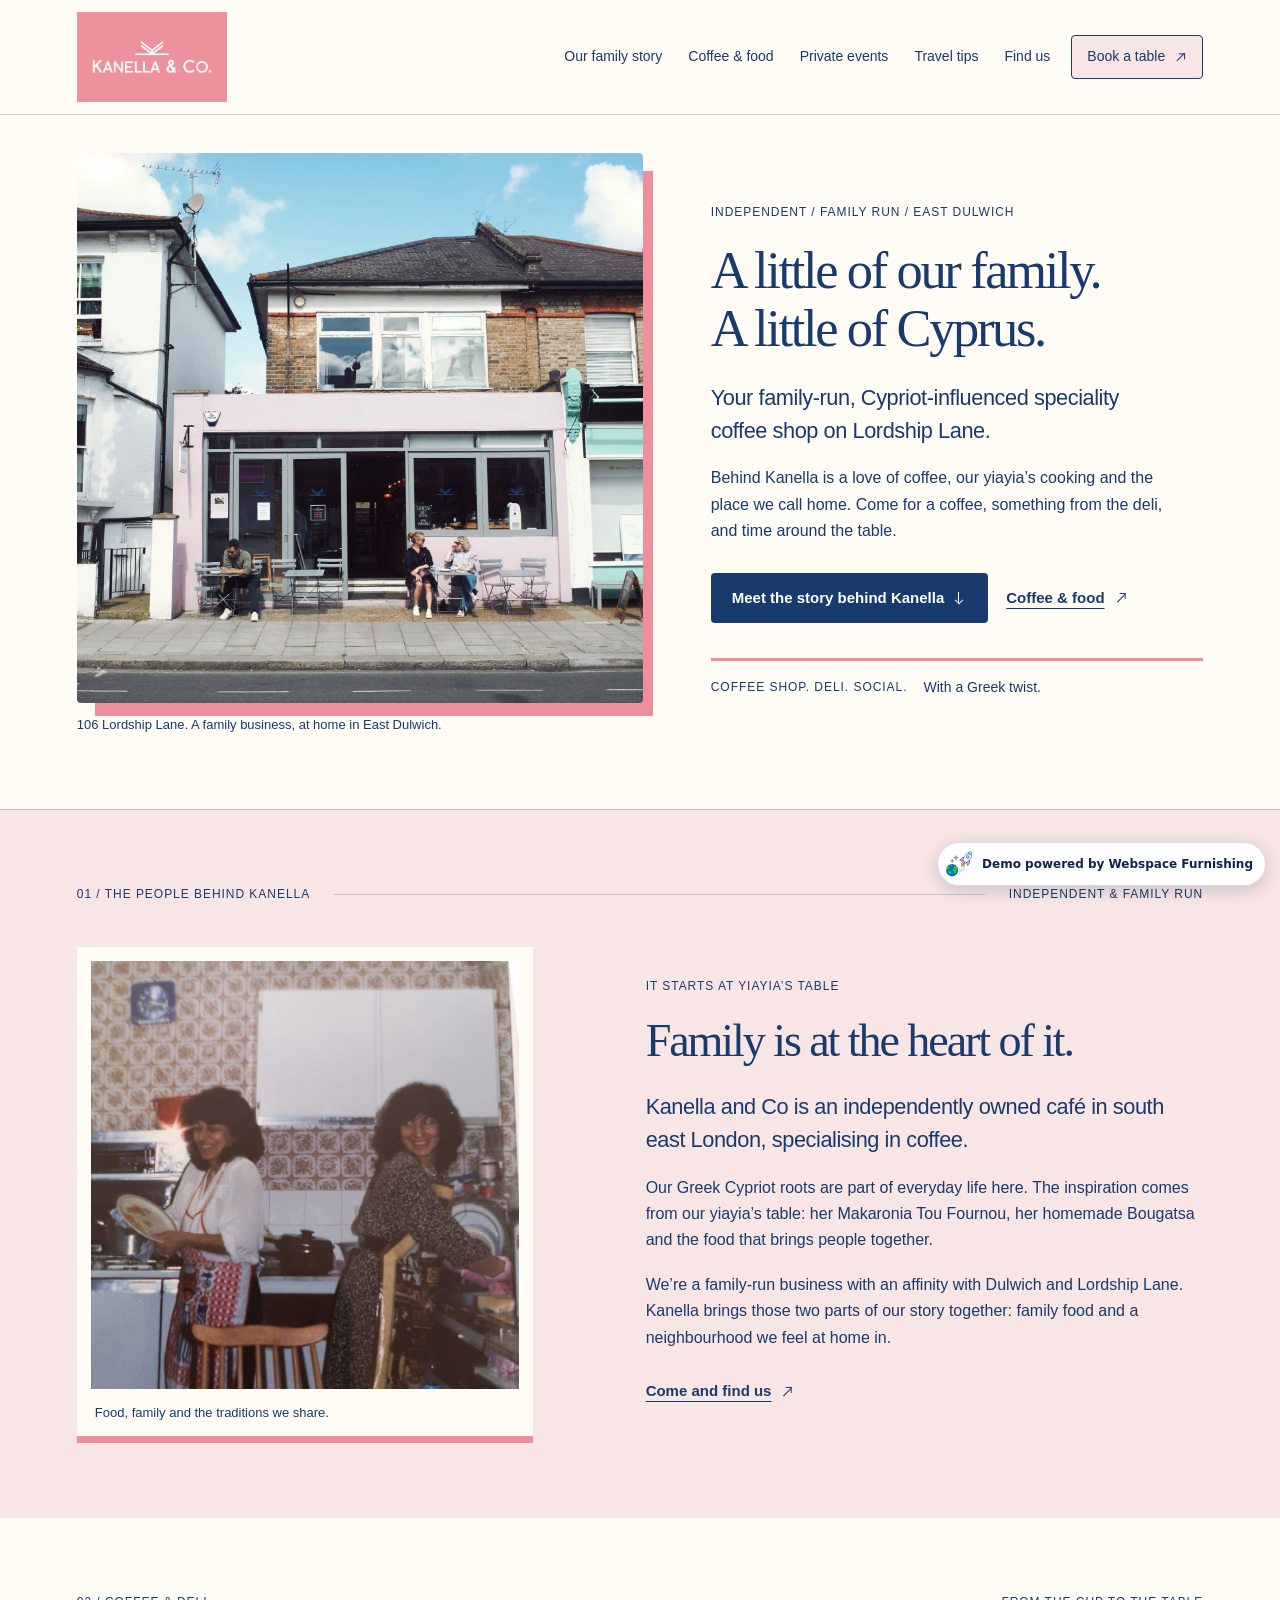
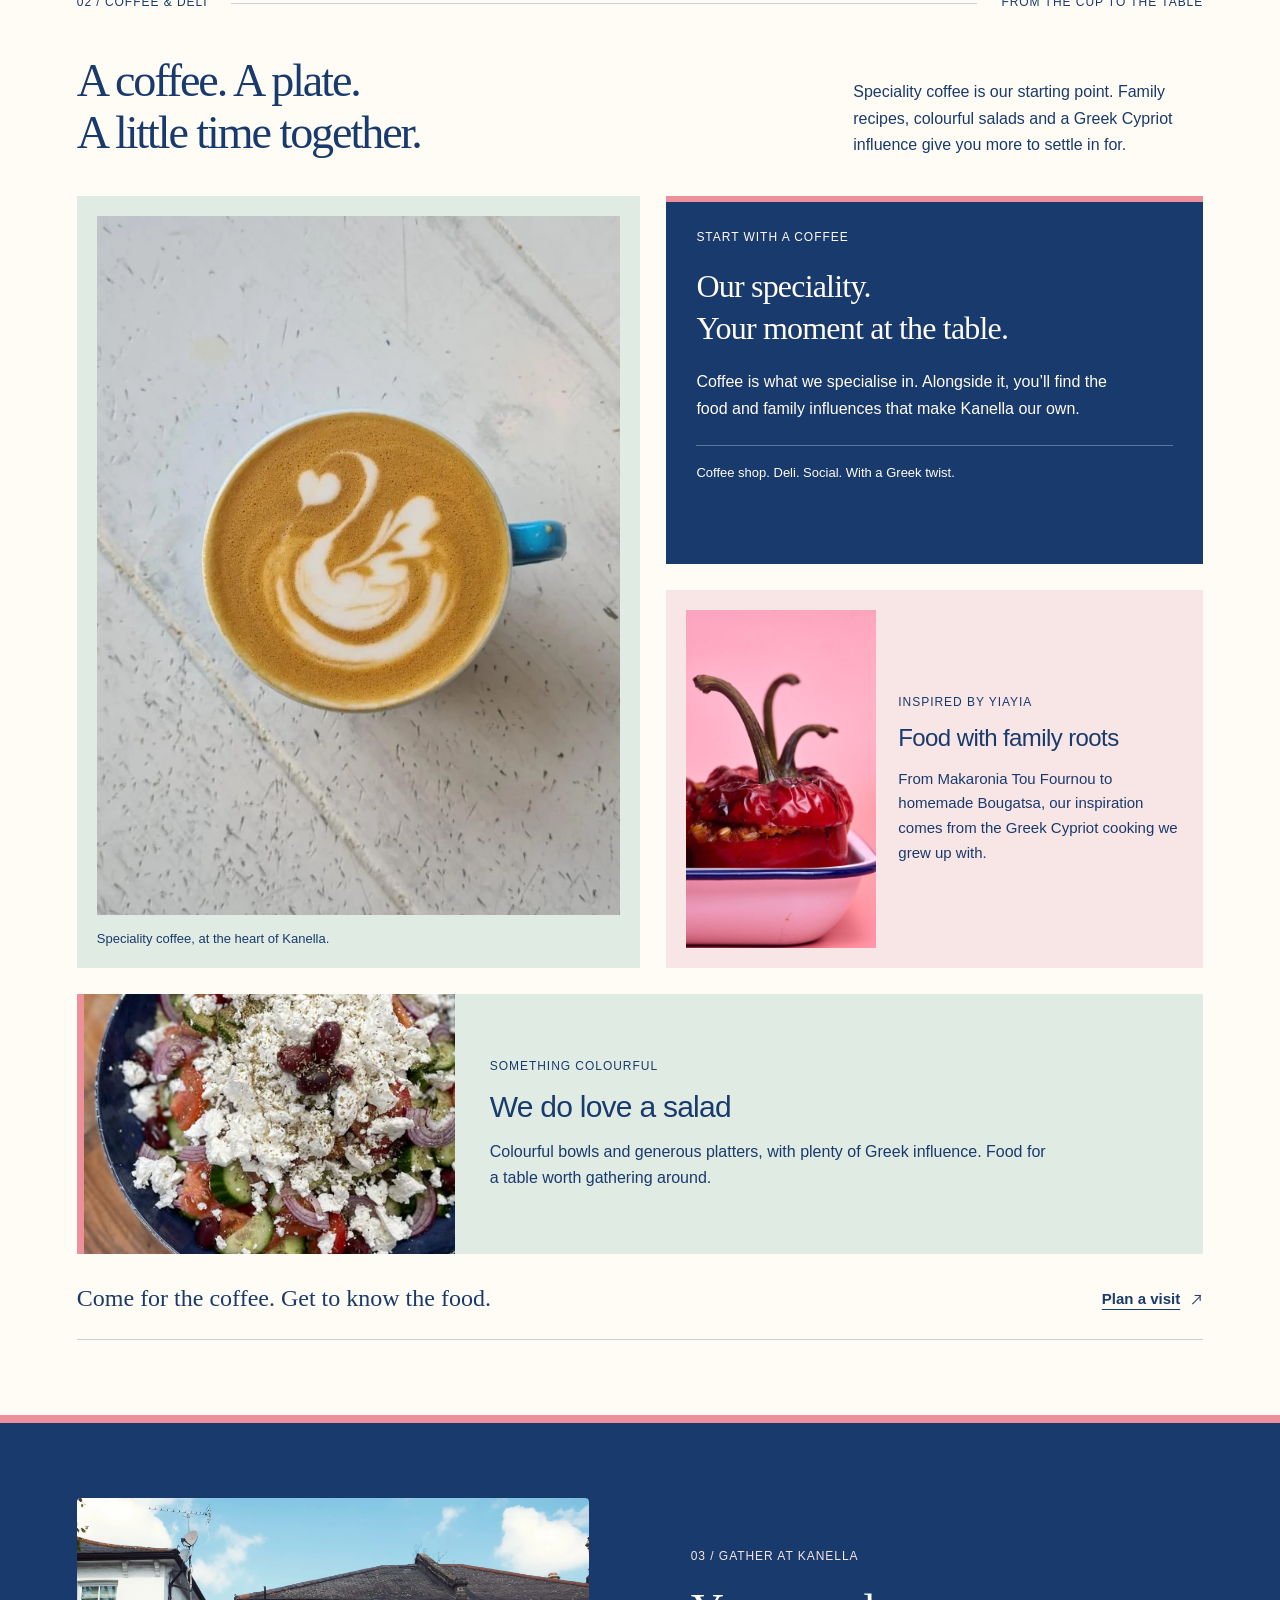
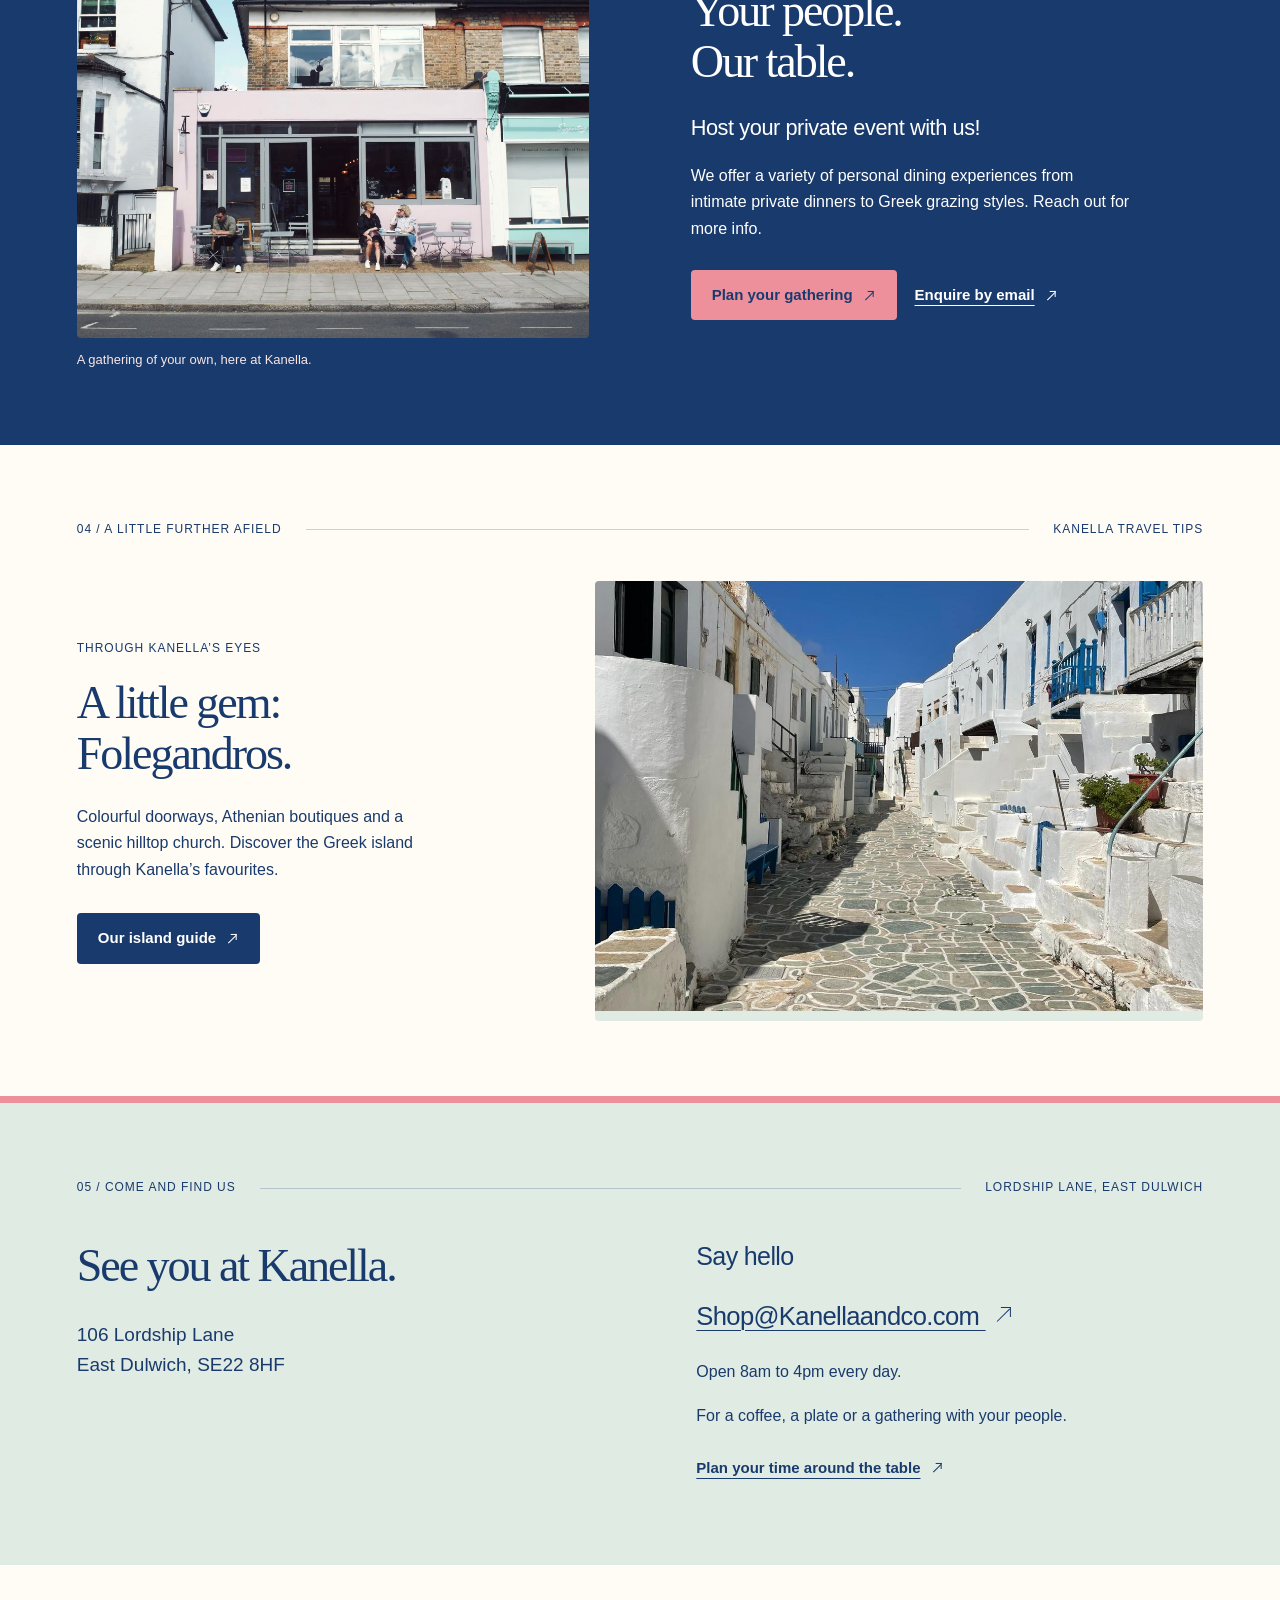
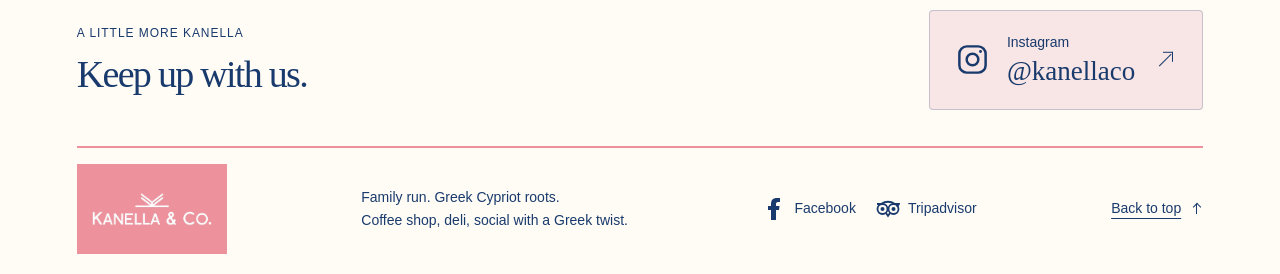
<file: index.html>
<!doctype html>
<html lang="en">
<head><meta charset="utf-8"><meta name="viewport" content="width=device-width, initial-scale=1"><meta name="theme-color" content="#193a6c"><meta name="description" content="Meet Kanella & Co., an independent, family-run speciality coffee shop with Greek Cypriot roots on Lordship Lane, East Dulwich."><title>Kanella & Co. | Family, coffee & Greek Cypriot food</title><link rel="stylesheet" href="styles.css"><script src="script.js" defer></script></head>
<body>
<a class="skip" href="#main">Skip to content</a>
<header class="header"><a class="wordmark" href="index.html" aria-label="Kanella & Co. home"><img src="source-website/assets/image-2.webp" alt="Kanella & Co." width="1500" height="900"></a><nav id="site-nav" aria-label="Main navigation"><a href="#about">Our family story</a><a href="#food">Coffee &amp; food</a><a href="#events">Private events</a><a href="travel.html">Travel tips</a><a href="#contact">Find us</a><a class="nav-book" href="book.html">Book a table <span class="arrow arrow-ne" aria-hidden="true"></span></a></nav></header>
<main id="main">
<section class="opening" aria-labelledby="opening-title"><figure class="opening-photo"><img src="source-website/assets/image-3.webp" alt="Kanella & Co.'s pale pink frontage, with customers sitting outside on Lordship Lane" fetchpriority="high"><figcaption>106 Lordship Lane. A family business, at home in East Dulwich.</figcaption></figure><div class="opening-copy"><p class="eyebrow">Independent / Family run / East Dulwich</p><h1 id="opening-title">A little of our family.<br>A little of Cyprus.</h1><p class="lead">Your family-run, Cypriot-influenced speciality coffee shop on Lordship Lane.</p><p>Behind Kanella is a love of coffee, our yiayia’s cooking and the place we call home. Come for a coffee, something from the deli, and time around the table.</p><div class="actions"><a class="button blue" href="#about">Meet the story behind Kanella <span class="arrow arrow-down" aria-hidden="true"></span></a><a class="text-link" href="#food">Coffee &amp; food <span class="arrow arrow-ne" aria-hidden="true"></span></a></div><div class="opening-note"><span class="small-label">Coffee shop. Deli. Social.</span><span>With a Greek twist.</span></div></div></section>
<section class="section intro" id="about" aria-labelledby="about-title"><div class="section-label"><span>01 / The people behind Kanella</span><span>Independent &amp; family run</span></div><div class="story-grid"><figure class="family-photo"><img src="source-website/assets/image-13.jpg" alt="A family photograph of two women washing and drying dishes in a kitchen" loading="lazy"><figcaption>Food, family and the traditions we share.</figcaption></figure><div class="story-copy"><p class="eyebrow">It starts at yiayia’s table</p><h2 id="about-title">Family is at the heart of it.</h2><p class="lead">Kanella and Co is an independently owned café in south east London, specialising in coffee.</p><p>Our Greek Cypriot roots are part of everyday life here. The inspiration comes from our yiayia’s table: her Makaronia Tou Fournou, her homemade Bougatsa and the food that brings people together.</p><p>We’re a family-run business with an affinity with Dulwich and Lordship Lane. Kanella brings those two parts of our story together: family food and a neighbourhood we feel at home in.</p><a class="text-link" href="#contact">Come and find us <span class="arrow arrow-ne" aria-hidden="true"></span></a></div></div></section>
<section class="food section" id="food" aria-labelledby="food-title"><div class="section-label"><span>02 / Coffee &amp; deli</span><span>From the cup to the table</span></div><div class="section-heading"><h2 id="food-title">A coffee. A plate.<br>A little time together.</h2><p>Speciality coffee is our starting point. Family recipes, colourful salads and a Greek Cypriot influence give you more to settle in for.</p></div><div class="food-experience"><figure class="coffee-photo"><img src="source-website/assets/image-7.webp" alt="Latte art in a bright blue coffee cup" loading="lazy"><figcaption>Speciality coffee, at the heart of Kanella.</figcaption></figure><article class="coffee-story"><p class="eyebrow">Start with a coffee</p><h3>Our speciality.<br>Your moment at the table.</h3><p>Coffee is what we specialise in. Alongside it, you’ll find the food and family influences that make Kanella our own.</p><span class="food-detail">Coffee shop. Deli. Social. With a Greek twist.</span></article><article class="dish-card"><img src="source-website/assets/image-5.jpg" alt="Baked red peppers stuffed with rice in an enamel dish" loading="lazy"><div><p class="eyebrow">Inspired by yiayia</p><h3>Food with family roots</h3><p>From Makaronia Tou Fournou to homemade Bougatsa, our inspiration comes from the Greek Cypriot cooking we grew up with.</p></div></article><article class="dish-card salad-card"><img src="source-facebook/assets/image-11.jpg" alt="Tomato, cucumber, olive and red onion salad topped with crumbled white cheese" loading="lazy"><div><p class="eyebrow">Something colourful</p><h3>We do love a salad</h3><p>Colourful bowls and generous platters, with plenty of Greek influence. Food for a table worth gathering around.</p></div></article></div><div class="food-bottom"><p>Come for the coffee. Get to know the food.</p><a class="text-link" href="book.html">Plan a visit <span class="arrow arrow-ne" aria-hidden="true"></span></a></div></section>
<section class="events section" id="events" aria-labelledby="events-title"><figure class="event-photo"><img src="source-website/assets/image-3.webp" alt="Kanella & Co.'s pale pink café frontage with customers sitting outside on Lordship Lane" loading="lazy"><figcaption>A gathering of your own, here at Kanella.</figcaption></figure><div class="event-copy"><p class="eyebrow">03 / Gather at Kanella</p><h2 id="events-title">Your people.<br>Our table.</h2><p class="lead">Host your private event with us!</p><p>We offer a variety of personal dining experiences from intimate private dinners to Greek grazing styles. Reach out for more info.</p><div class="actions"><button class="button pink" type="button" data-open-event hidden>Plan your gathering <span class="arrow arrow-ne" aria-hidden="true"></span></button><a class="text-link" href="mailto:shop@kanellaandco.com">Enquire by email <span class="arrow arrow-ne" aria-hidden="true"></span></a></div></div></section>
<section class="travel-teaser section" aria-labelledby="travel-title"><div class="section-label"><span>04 / A little further afield</span><span>Kanella travel tips</span></div><div class="travel-preview"><div><p class="eyebrow">Through Kanella’s eyes</p><h2 id="travel-title">A little gem:<br>Folegandros.</h2><p>Colourful doorways, Athenian boutiques and a scenic hilltop church. Discover the Greek island through Kanella’s favourites.</p><a class="button blue" href="travel.html">Our island guide <span class="arrow arrow-ne" aria-hidden="true"></span></a></div><img src="source-website/assets/image-14.jpg" alt="Whitewashed buildings and blue balconies on a stone-paved lane in Folegandros" loading="lazy"></div></section>
<section class="contact section" id="contact" aria-labelledby="contact-title"><div class="section-label"><span>05 / Come and find us</span><span>Lordship Lane, East Dulwich</span></div><div class="contact-grid"><div><h2 id="contact-title">See you at Kanella.</h2><address>106 Lordship Lane<br>East Dulwich, SE22 8HF</address></div><div><h3>Say hello</h3><a class="email" href="mailto:Shop@Kanellaandco.com">Shop@Kanellaandco.com <span class="arrow arrow-ne" aria-hidden="true"></span></a><p>Open 8am to 4pm every day.</p><p>For a coffee, a plate or a gathering with your people.</p><a class="text-link" href="book.html">Plan your time around the table <span class="arrow arrow-ne" aria-hidden="true"></span></a></div></div></section>
</main>
<footer class="footer"><div class="instagram-feature"><div><p class="eyebrow">A little more Kanella</p><h2>Keep up with us.</h2></div><a class="instagram-link" href="https://www.instagram.com/kanellaco/"><svg viewBox="0 0 24 24" aria-hidden="true"><rect x="3" y="3" width="18" height="18" rx="5"/><circle cx="12" cy="12" r="4"/><circle class="icon-dot" cx="17.5" cy="6.5" r="1"/></svg><span>Instagram <strong>@kanellaco</strong></span><span class="arrow arrow-ne" aria-hidden="true"></span></a></div><div class="footer-bottom"><a class="wordmark" href="index.html" aria-label="Kanella & Co. home"><img src="source-website/assets/image-2.webp" alt="Kanella & Co." width="1500" height="900" loading="lazy"></a><p>Family run. Greek Cypriot roots.<br>Coffee shop, deli, social with a Greek twist.</p><div class="social-links"><a href="https://www.facebook.com/Kanellaandco/"><svg viewBox="0 0 24 24" aria-hidden="true"><path d="M14 23V13h3l.5-4H14V7c0-1 .4-2 2-2h2V1h-3c-4 0-6 2-6 6v2H6v4h3v10z"/></svg><span>Facebook</span></a><a href="https://www.tripadvisor.com/Restaurant_Review-g186338-d12266046-Reviews-Kanella_Co-London_England.html"><svg viewBox="0 0 24 24" aria-hidden="true"><path d="M1 7h4a13 13 0 0 1 14 0h4l-2 3M10 16l2 3 2-3" fill="none" stroke="currentColor" stroke-width="1.8"/><g fill="none" stroke="currentColor" stroke-width="1.8"><circle cx="6.5" cy="12" r="5"/><circle cx="17.5" cy="12" r="5"/></g><circle cx="6.5" cy="12" r="2"/><circle cx="17.5" cy="12" r="2"/></svg><span>Tripadvisor</span></a></div><a class="back-link" href="#main">Back to top <span class="arrow arrow-up" aria-hidden="true"></span></a></div></footer>
<dialog id="event-dialog" aria-labelledby="dialog-title" aria-describedby="event-description"><div class="dialog-top"><span>Private events at Kanella</span><button type="button" class="close-dialog" aria-label="Close event planner" autofocus><span class="close-icon" aria-hidden="true"></span></button></div><h2 id="dialog-title">Bring your plans<br>to the table.</h2><p id="event-description">Make a few notes for your conversation with us. These notes stay on this page; nothing is sent or booked.</p><form id="event-form"><label for="event-type">What are you planning?</label><select id="event-type" name="occasion"><option>Intimate private dinner</option><option>Greek grazing</option><option>Another private gathering</option></select><div class="form-row"><div><label for="event-date">Preferred date</label><input id="event-date" name="date" type="date"></div><div><label for="event-guests">Number of guests</label><input id="event-guests" name="guests" type="number" min="1" step="1" inputmode="numeric" placeholder="Your group size"></div></div><label for="event-notes">Anything else?</label><textarea id="event-notes" name="notes" rows="3" placeholder="The occasion, food preferences or questions"></textarea><button class="button blue" type="submit">Prepare my notes <span class="arrow arrow-down" aria-hidden="true"></span></button></form><div id="event-result" class="result" hidden tabindex="-1" aria-live="polite"><h3>Your event notes</h3><p class="event-summary"></p><p>Keep these details handy when you contact us. Dates, guest numbers and arrangements can be discussed with the team.</p><a class="text-link" href="mailto:Shop@Kanellaandco.com">Shop@Kanellaandco.com <span class="arrow arrow-ne" aria-hidden="true"></span></a><p class="small">These notes stay on this page. No enquiry has been sent.</p></div></dialog>
<!-- webspace-furnishing-demo-badge --><style>#wf-demo-badge{all:initial;position:fixed;right:14px;bottom:14px;z-index:2147483646;display:flex;align-items:center;gap:8px;padding:6px 12px 6px 6px;border-radius:999px;background:rgba(255,255,255,.94);border:1px solid rgba(16,46,102,.16);box-shadow:0 4px 16px rgba(10,30,70,.18);font:600 12px/1.2 system-ui,-apple-system,"Segoe UI",Roboto,Arial,sans-serif;color:#10244f;letter-spacing:0;text-decoration:none;cursor:pointer;transition:box-shadow .15s,transform .15s,bottom .2s;-webkit-font-smoothing:antialiased}#wf-demo-badge:hover,#wf-demo-badge:focus-visible{box-shadow:0 6px 22px rgba(10,30,70,.28);transform:translateY(-1px)}#wf-demo-badge:focus-visible{outline:2px solid #1f6fd6;outline-offset:2px}#wf-demo-badge img{all:initial;display:block;width:30px;height:30px}#wf-demo-badge span{all:initial;font:inherit;color:inherit;white-space:nowrap}@media (max-width:520px){#wf-demo-badge{right:10px;bottom:10px;padding:4px 10px 4px 4px;font-size:11px}#wf-demo-badge img{width:24px;height:24px}}@media print{#wf-demo-badge{display:none}}</style><a id="wf-demo-badge" href="https://webspacefurnishing.uk/" target="_blank" rel="noopener" aria-label="Demo powered by Webspace Furnishing - visit webspacefurnishing.uk"><img src="[data-uri]" alt="" width="30" height="30"><span>Demo powered by Webspace Furnishing</span></a><script>(function(){var b=document.getElementById('wf-demo-badge');if(!b)return;var list=[],t;function scan(){list=[];var all=document.body.getElementsByTagName('*');for(var i=0;i<all.length;i++){var e=all[i];if(e===b||b.contains(e))continue;var s=getComputedStyle(e);if(s.position==='fixed'||(s.position==='sticky'&&s.bottom!=='auto'))list.push(e);}place();}function place(){b.style.bottom='';var h=window.innerHeight,lift=parseFloat(getComputedStyle(b).bottom)||14,r=b.getBoundingClientRect();for(var pass=0;pass<4;pass++){var top=h-lift-r.height,bottom=h-lift,moved=false;for(var i=0;i<list.length;i++){var q=list[i].getBoundingClientRect();if(!q.width||!q.height||q.top<h*0.4)continue;if(q.left<r.right&&q.right>r.left&&q.top<bottom&&q.bottom>top){lift=h-q.top+8;moved=true;}}if(!moved)break;}b.style.bottom=lift+'px';}function later(){clearTimeout(t);t=setTimeout(scan,150);}scan();window.addEventListener('load',scan);window.addEventListener('resize',later);window.addEventListener('scroll',later,{passive:true});})();</script></body></html>
</file>
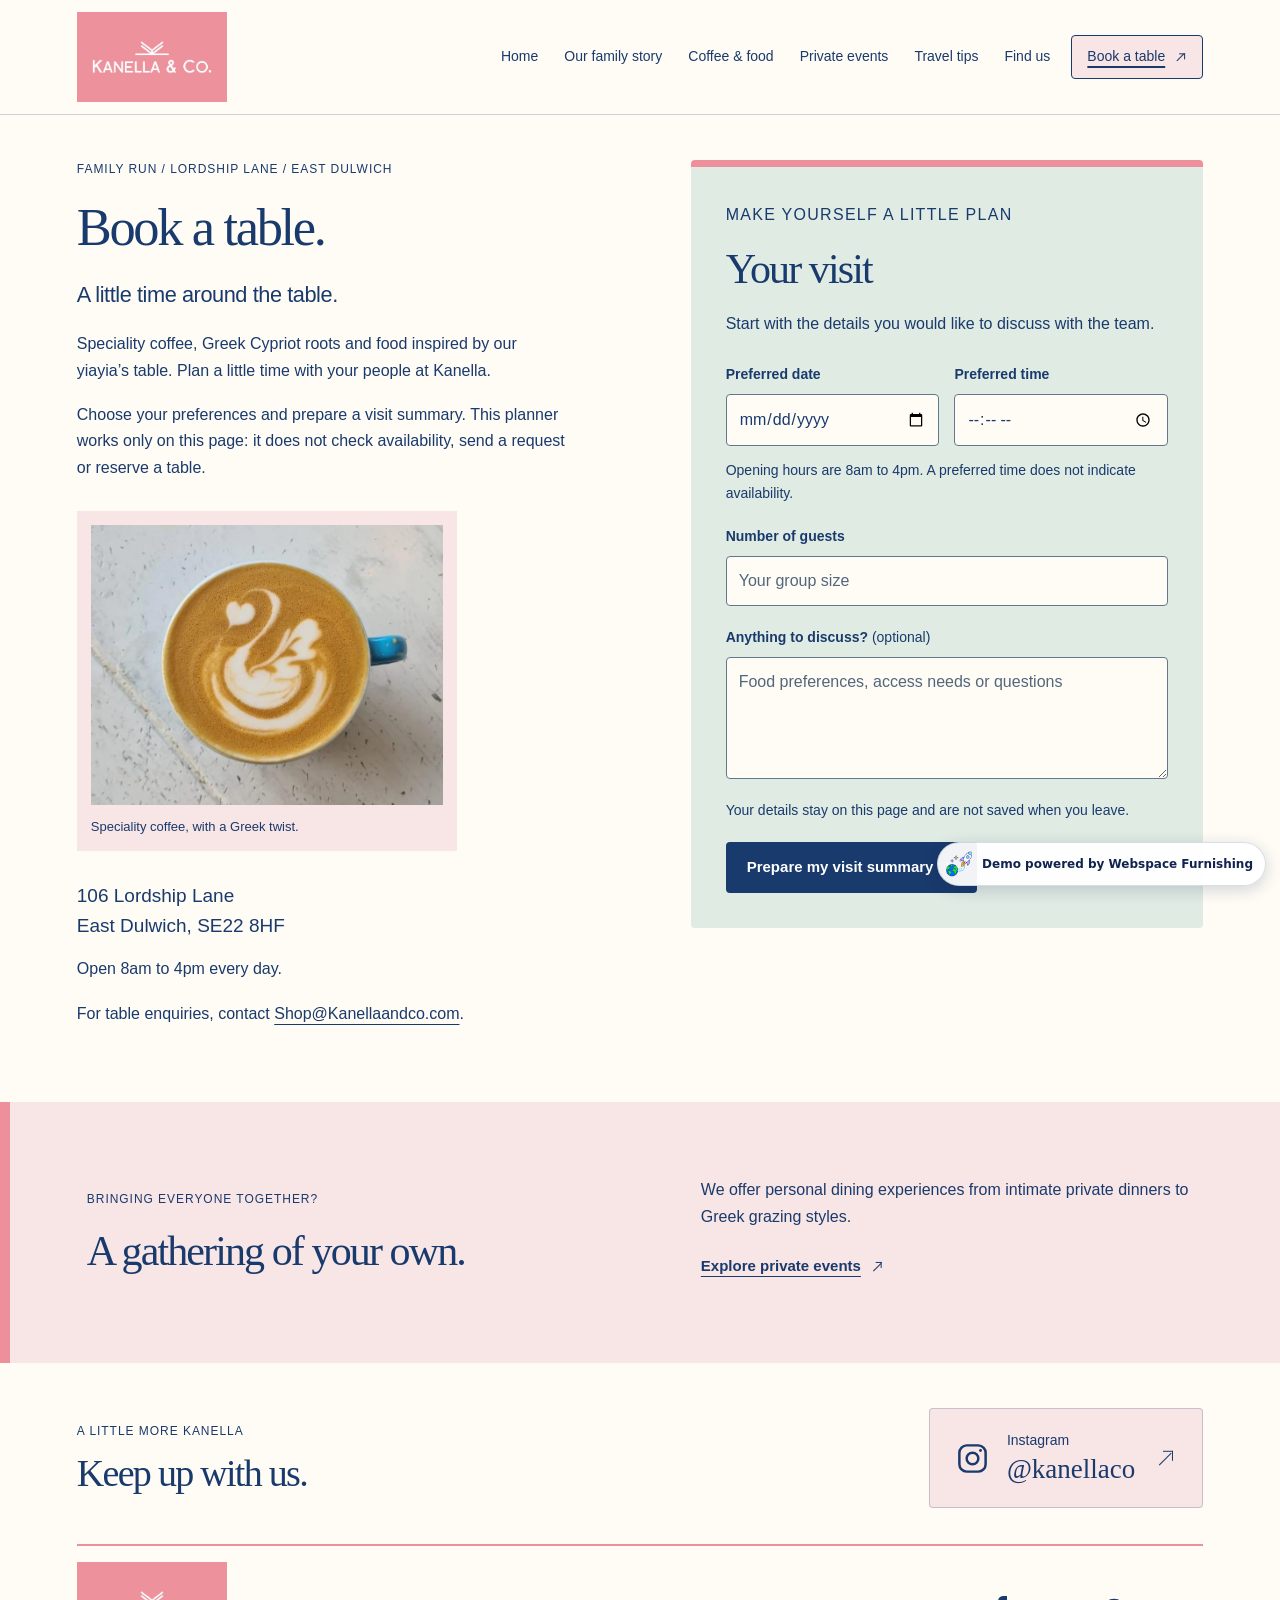
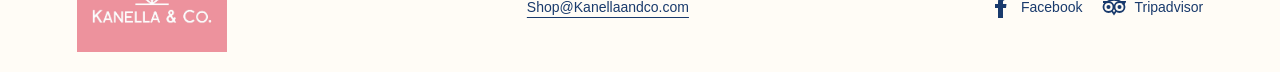
<file: book.html>
<!doctype html>
<html lang="en">
<head><meta charset="utf-8"><meta name="viewport" content="width=device-width, initial-scale=1"><meta name="theme-color" content="#193a6c"><meta name="description" content="Plan a visit to family-run Kanella & Co. on Lordship Lane. Prepare your table preferences locally before contacting the café."><title>Book a table | Kanella & Co.</title><link rel="stylesheet" href="styles.css"><script src="script.js" defer></script></head>
<body class="booking-page"><a class="skip" href="#main">Skip to content</a>
<header class="header"><a class="wordmark" href="index.html" aria-label="Kanella & Co. home"><img src="source-website/assets/image-2.webp" alt="Kanella & Co." width="1500" height="900"></a><nav id="site-nav" aria-label="Main navigation"><a href="index.html">Home</a><a href="index.html#about">Our family story</a><a href="index.html#food">Coffee &amp; food</a><a href="index.html#events">Private events</a><a href="travel.html">Travel tips</a><a href="index.html#contact">Find us</a><a class="nav-book" href="book.html" aria-current="page">Book a table <span class="arrow arrow-ne" aria-hidden="true"></span></a></nav></header>
<main id="main"><section class="booking-layout section" aria-labelledby="booking-title"><div class="booking-story"><p class="eyebrow">Family run / Lordship Lane / East Dulwich</p><h1 id="booking-title">Book a table.</h1><p class="lead">A little time around the table.</p><p>Speciality coffee, Greek Cypriot roots and food inspired by our yiayia’s table. Plan a little time with your people at Kanella.</p><p>Choose your preferences and prepare a visit summary. This planner works only on this page: it does not check availability, send a request or reserve a table.</p><figure><img src="source-website/assets/image-7.webp" alt="Latte art in a bright blue coffee cup" fetchpriority="high"><figcaption>Speciality coffee, with a Greek twist.</figcaption></figure><address>106 Lordship Lane<br>East Dulwich, SE22 8HF</address><p>Open 8am to 4pm every day.</p><p>For table enquiries, contact <a href="mailto:Shop@Kanellaandco.com">Shop@Kanellaandco.com</a>.</p></div><div class="booking-planner"><p class="eyebrow">Make yourself a little plan</p><h2>Your visit</h2><p>Start with the details you would like to discuss with the team.</p><noscript><p>The interactive planner needs JavaScript. Please contact <a href="mailto:Shop@Kanellaandco.com">Shop@Kanellaandco.com</a> to discuss your visit.</p></noscript><form id="booking-form" hidden><div class="form-row"><div><label for="visit-date">Preferred date</label><input id="visit-date" name="date" type="date" required></div><div><label for="visit-time">Preferred time</label><input id="visit-time" name="time" type="time" min="08:00" max="16:00" aria-describedby="visit-hours" required></div></div><p class="field-note" id="visit-hours">Opening hours are 8am to 4pm. A preferred time does not indicate availability.</p><label for="visit-guests">Number of guests</label><input id="visit-guests" name="guests" type="number" min="1" step="1" inputmode="numeric" placeholder="Your group size" required><label for="visit-notes">Anything to discuss? <span class="optional">(optional)</span></label><textarea id="visit-notes" name="notes" rows="4" placeholder="Food preferences, access needs or questions"></textarea><p class="small">Your details stay on this page and are not saved when you leave.</p><button class="button blue" type="submit">Prepare my visit summary <span class="arrow arrow-down" aria-hidden="true"></span></button></form><section id="booking-result" class="result" aria-labelledby="visit-summary-title" aria-live="polite" tabindex="-1" hidden><p class="eyebrow">Ready for your conversation</p><h3 id="visit-summary-title">Your visit summary</h3><p class="visit-summary"></p><p>No booking has been made or sent. Contact the team to discuss availability and arrangements.</p><a class="text-link" href="mailto:Shop@Kanellaandco.com">Shop@Kanellaandco.com <span class="arrow arrow-ne" aria-hidden="true"></span></a><button type="button" class="text-button" id="edit-visit">Edit my preferences <span class="arrow arrow-up" aria-hidden="true"></span></button></section></div></section><section class="booking-gather section"><div><p class="eyebrow">Bringing everyone together?</p><h2>A gathering of your own.</h2></div><div><p>We offer personal dining experiences from intimate private dinners to Greek grazing styles.</p><a class="text-link" href="index.html#events">Explore private events <span class="arrow arrow-ne" aria-hidden="true"></span></a></div></section></main>
<footer class="footer"><div class="instagram-feature"><div><p class="eyebrow">A little more Kanella</p><h2>Keep up with us.</h2></div><a class="instagram-link" href="https://www.instagram.com/kanellaco/"><svg viewBox="0 0 24 24" aria-hidden="true"><rect x="3" y="3" width="18" height="18" rx="5"/><circle cx="12" cy="12" r="4"/><circle class="icon-dot" cx="17.5" cy="6.5" r="1"/></svg><span>Instagram <strong>@kanellaco</strong></span><span class="arrow arrow-ne" aria-hidden="true"></span></a></div><div class="footer-bottom"><a class="wordmark" href="index.html" aria-label="Kanella & Co. home"><img src="source-website/assets/image-2.webp" alt="Kanella & Co." width="1500" height="900" loading="lazy"></a><a class="footer-email" href="mailto:Shop@Kanellaandco.com">Shop@Kanellaandco.com</a><div class="social-links"><a href="https://www.facebook.com/Kanellaandco/"><svg viewBox="0 0 24 24" aria-hidden="true"><path d="M14 23V13h3l.5-4H14V7c0-1 .4-2 2-2h2V1h-3c-4 0-6 2-6 6v2H6v4h3v10z"/></svg><span>Facebook</span></a><a href="https://www.tripadvisor.com/Restaurant_Review-g186338-d12266046-Reviews-Kanella_Co-London_England.html"><svg viewBox="0 0 24 24" aria-hidden="true"><path d="M1 7h4a13 13 0 0 1 14 0h4l-2 3M10 16l2 3 2-3" fill="none" stroke="currentColor" stroke-width="1.8"/><g fill="none" stroke="currentColor" stroke-width="1.8"><circle cx="6.5" cy="12" r="5"/><circle cx="17.5" cy="12" r="5"/></g><circle cx="6.5" cy="12" r="2"/><circle cx="17.5" cy="12" r="2"/></svg><span>Tripadvisor</span></a></div></div></footer>
<!-- webspace-furnishing-demo-badge --><style>#wf-demo-badge{all:initial;position:fixed;right:14px;bottom:14px;z-index:2147483646;display:flex;align-items:center;gap:8px;padding:6px 12px 6px 6px;border-radius:999px;background:rgba(255,255,255,.94);border:1px solid rgba(16,46,102,.16);box-shadow:0 4px 16px rgba(10,30,70,.18);font:600 12px/1.2 system-ui,-apple-system,"Segoe UI",Roboto,Arial,sans-serif;color:#10244f;letter-spacing:0;text-decoration:none;cursor:pointer;transition:box-shadow .15s,transform .15s,bottom .2s;-webkit-font-smoothing:antialiased}#wf-demo-badge:hover,#wf-demo-badge:focus-visible{box-shadow:0 6px 22px rgba(10,30,70,.28);transform:translateY(-1px)}#wf-demo-badge:focus-visible{outline:2px solid #1f6fd6;outline-offset:2px}#wf-demo-badge img{all:initial;display:block;width:30px;height:30px}#wf-demo-badge span{all:initial;font:inherit;color:inherit;white-space:nowrap}@media (max-width:520px){#wf-demo-badge{right:10px;bottom:10px;padding:4px 10px 4px 4px;font-size:11px}#wf-demo-badge img{width:24px;height:24px}}@media print{#wf-demo-badge{display:none}}</style><a id="wf-demo-badge" href="https://webspacefurnishing.uk/" target="_blank" rel="noopener" aria-label="Demo powered by Webspace Furnishing - visit webspacefurnishing.uk"><img src="[data-uri]" alt="" width="30" height="30"><span>Demo powered by Webspace Furnishing</span></a><script>(function(){var b=document.getElementById('wf-demo-badge');if(!b)return;var list=[],t;function scan(){list=[];var all=document.body.getElementsByTagName('*');for(var i=0;i<all.length;i++){var e=all[i];if(e===b||b.contains(e))continue;var s=getComputedStyle(e);if(s.position==='fixed'||(s.position==='sticky'&&s.bottom!=='auto'))list.push(e);}place();}function place(){b.style.bottom='';var h=window.innerHeight,lift=parseFloat(getComputedStyle(b).bottom)||14,r=b.getBoundingClientRect();for(var pass=0;pass<4;pass++){var top=h-lift-r.height,bottom=h-lift,moved=false;for(var i=0;i<list.length;i++){var q=list[i].getBoundingClientRect();if(!q.width||!q.height||q.top<h*0.4)continue;if(q.left<r.right&&q.right>r.left&&q.top<bottom&&q.bottom>top){lift=h-q.top+8;moved=true;}}if(!moved)break;}b.style.bottom=lift+'px';}function later(){clearTimeout(t);t=setTimeout(scan,150);}scan();window.addEventListener('load',scan);window.addEventListener('resize',later);window.addEventListener('scroll',later,{passive:true});})();</script></body></html>
</file>
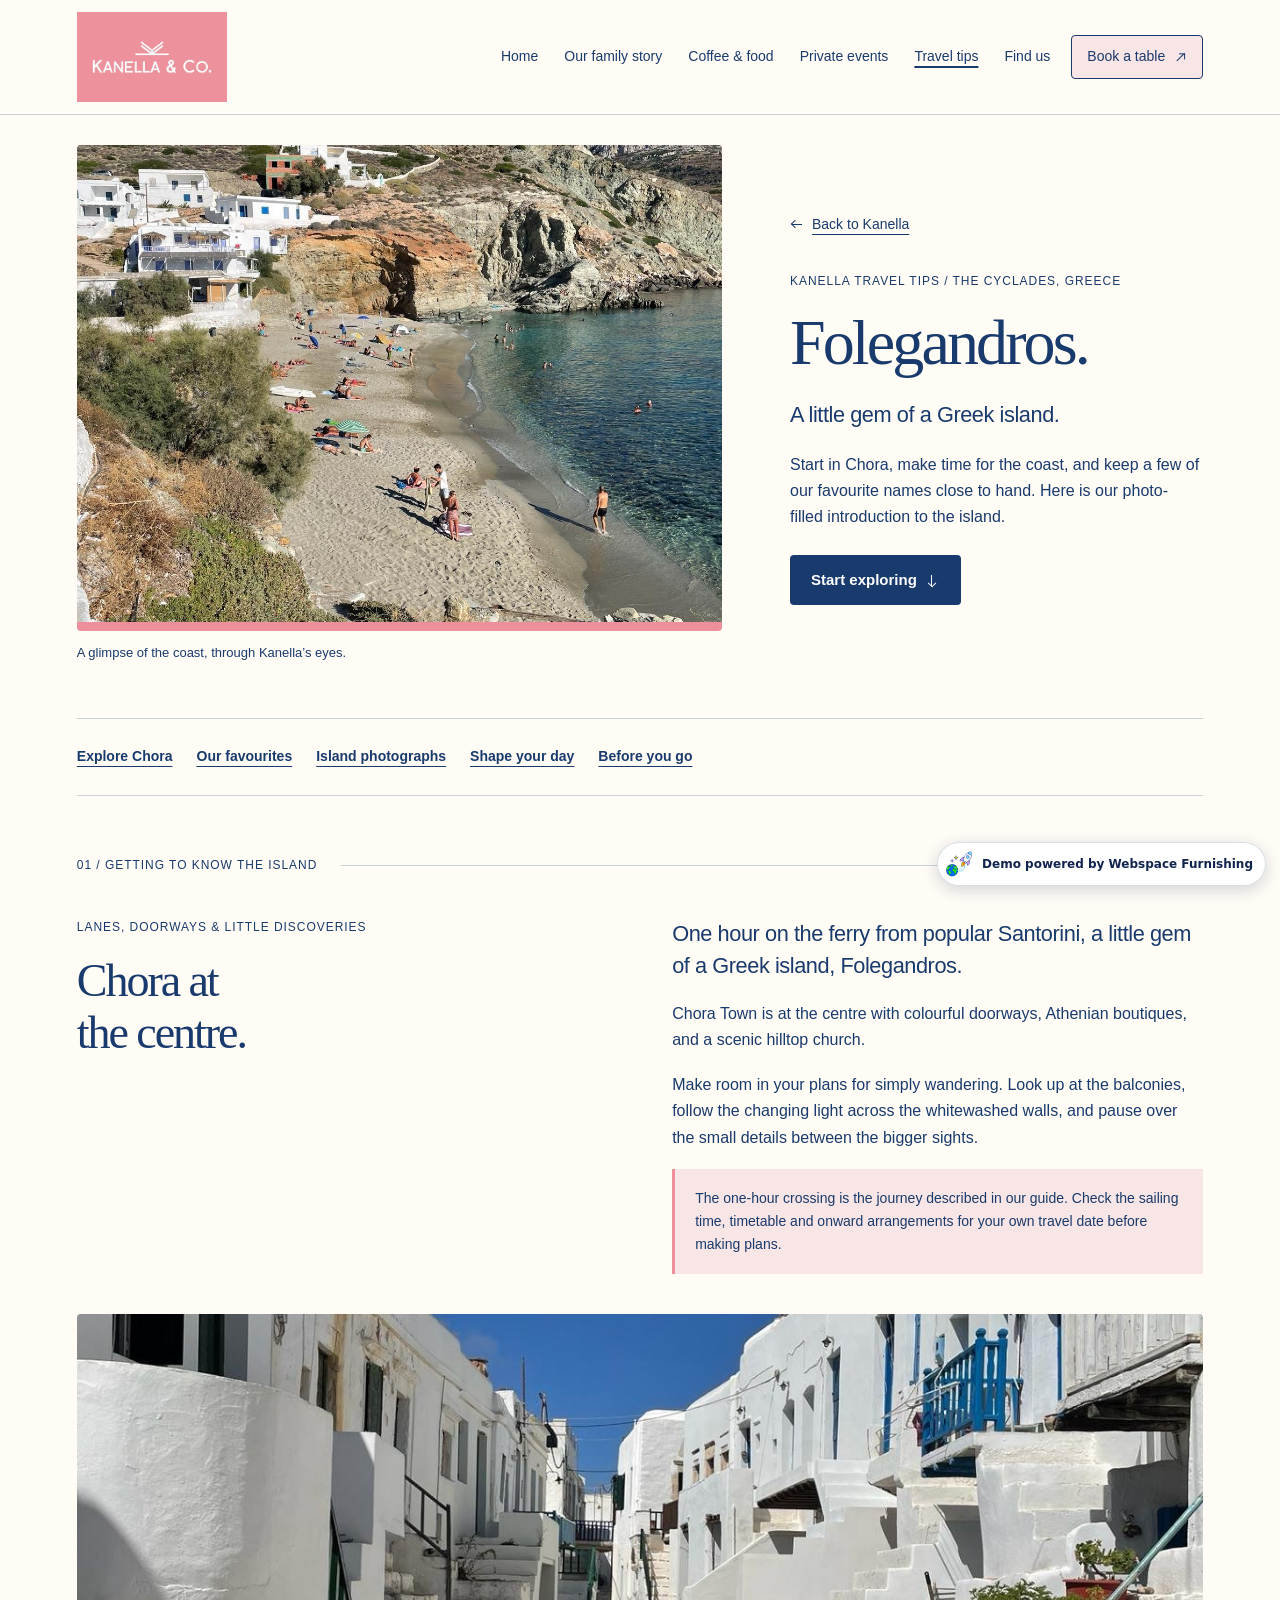
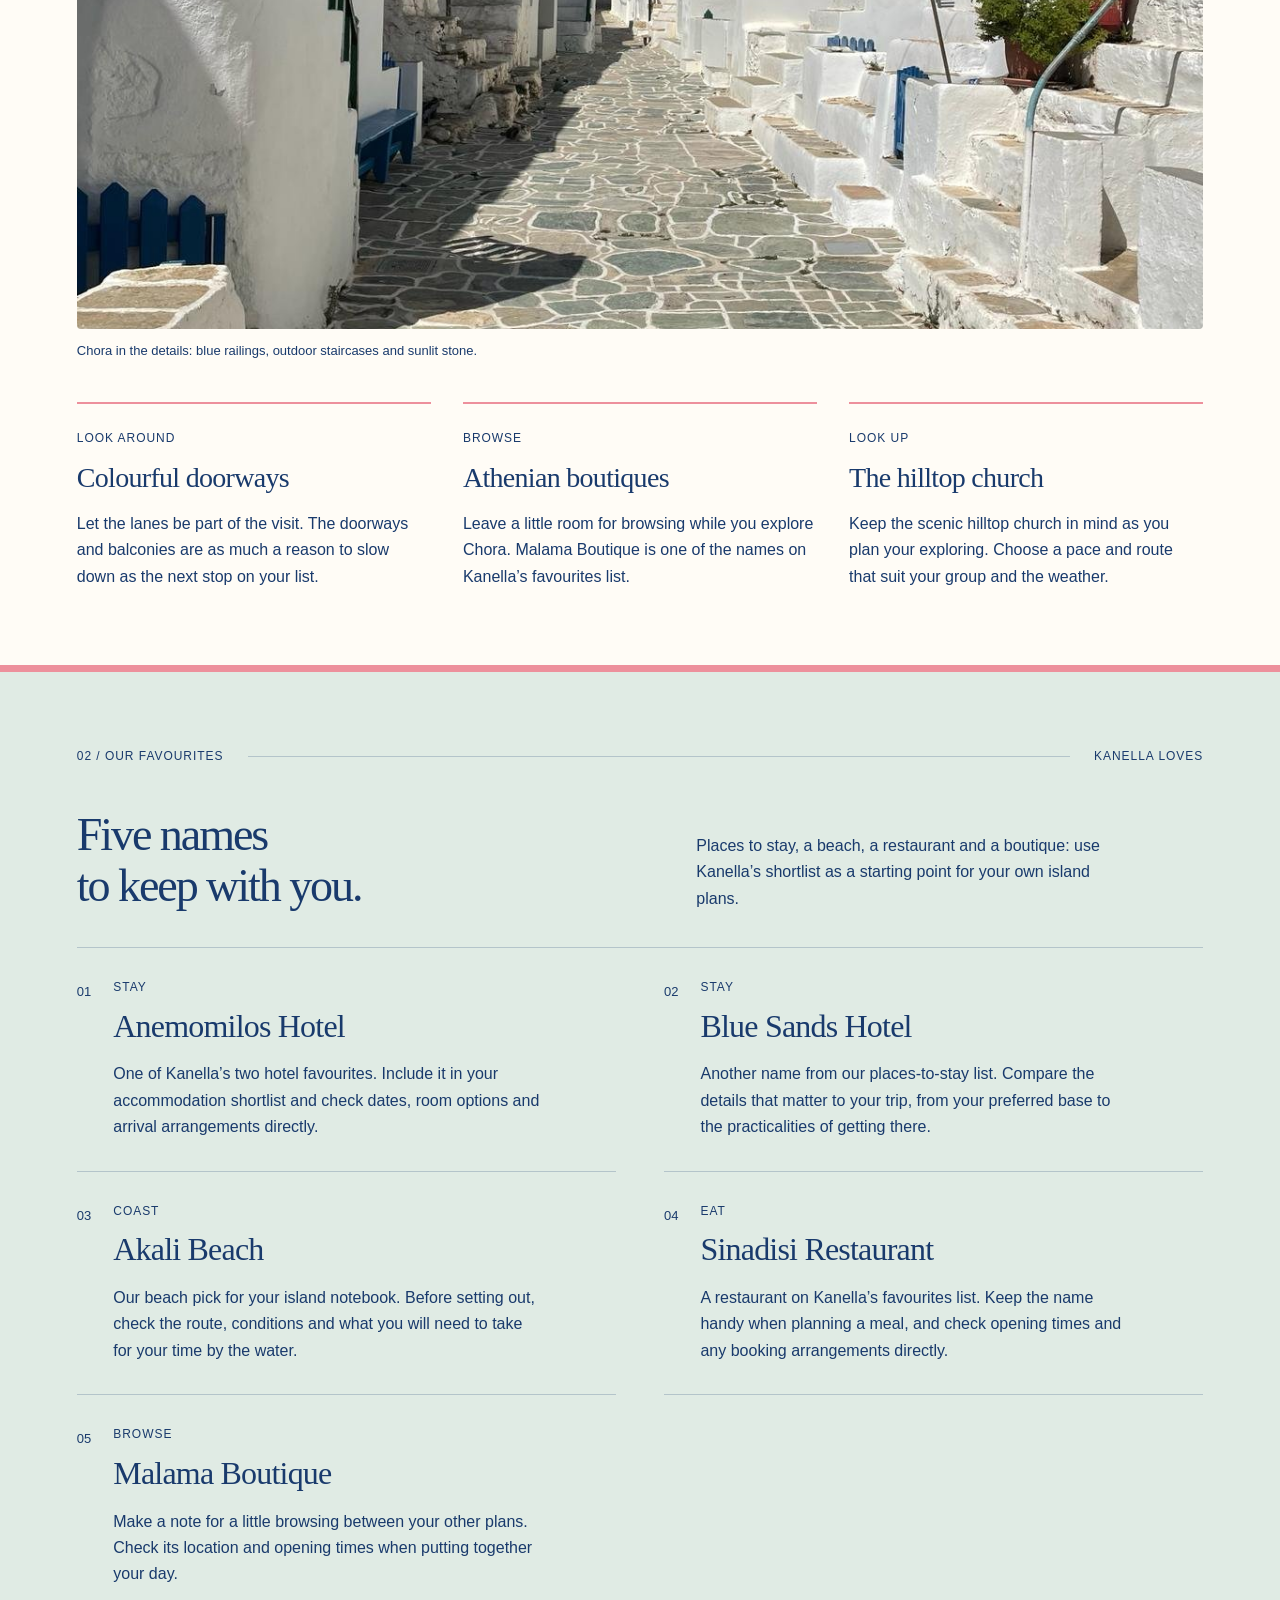
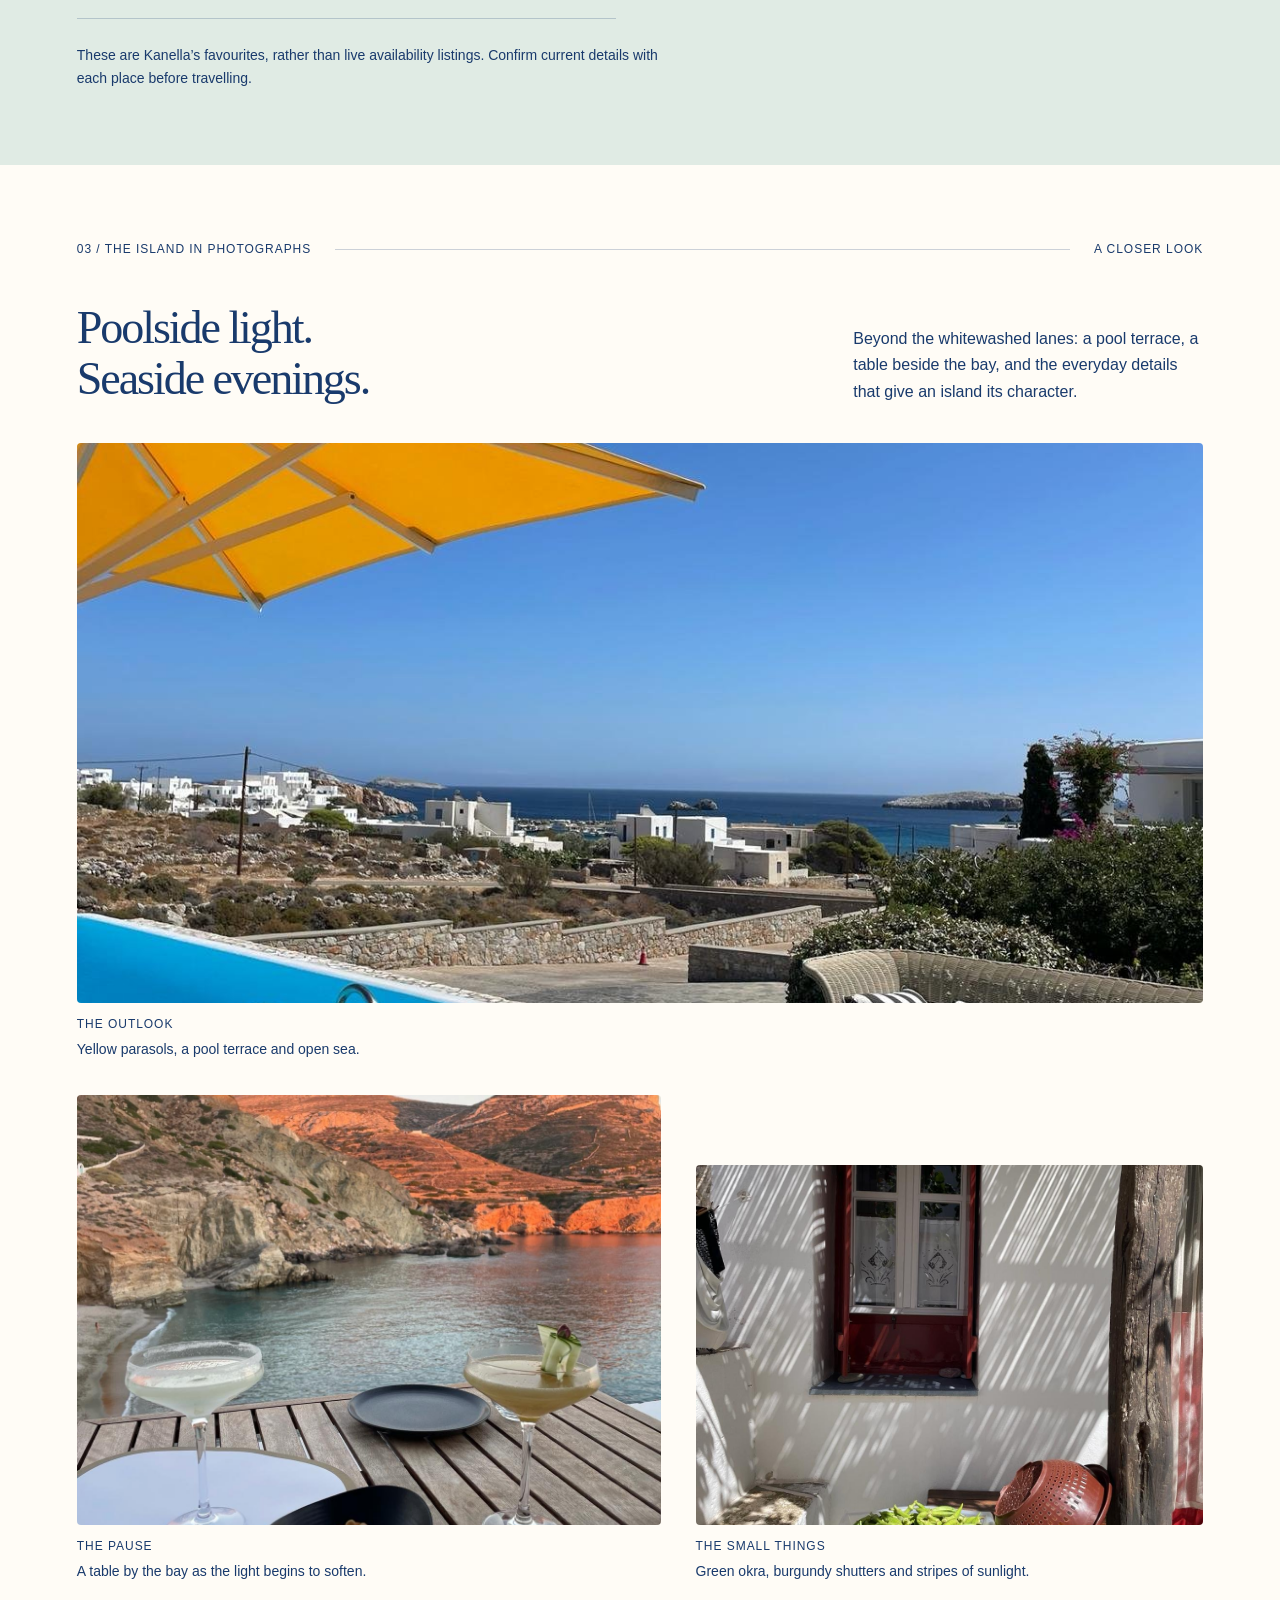
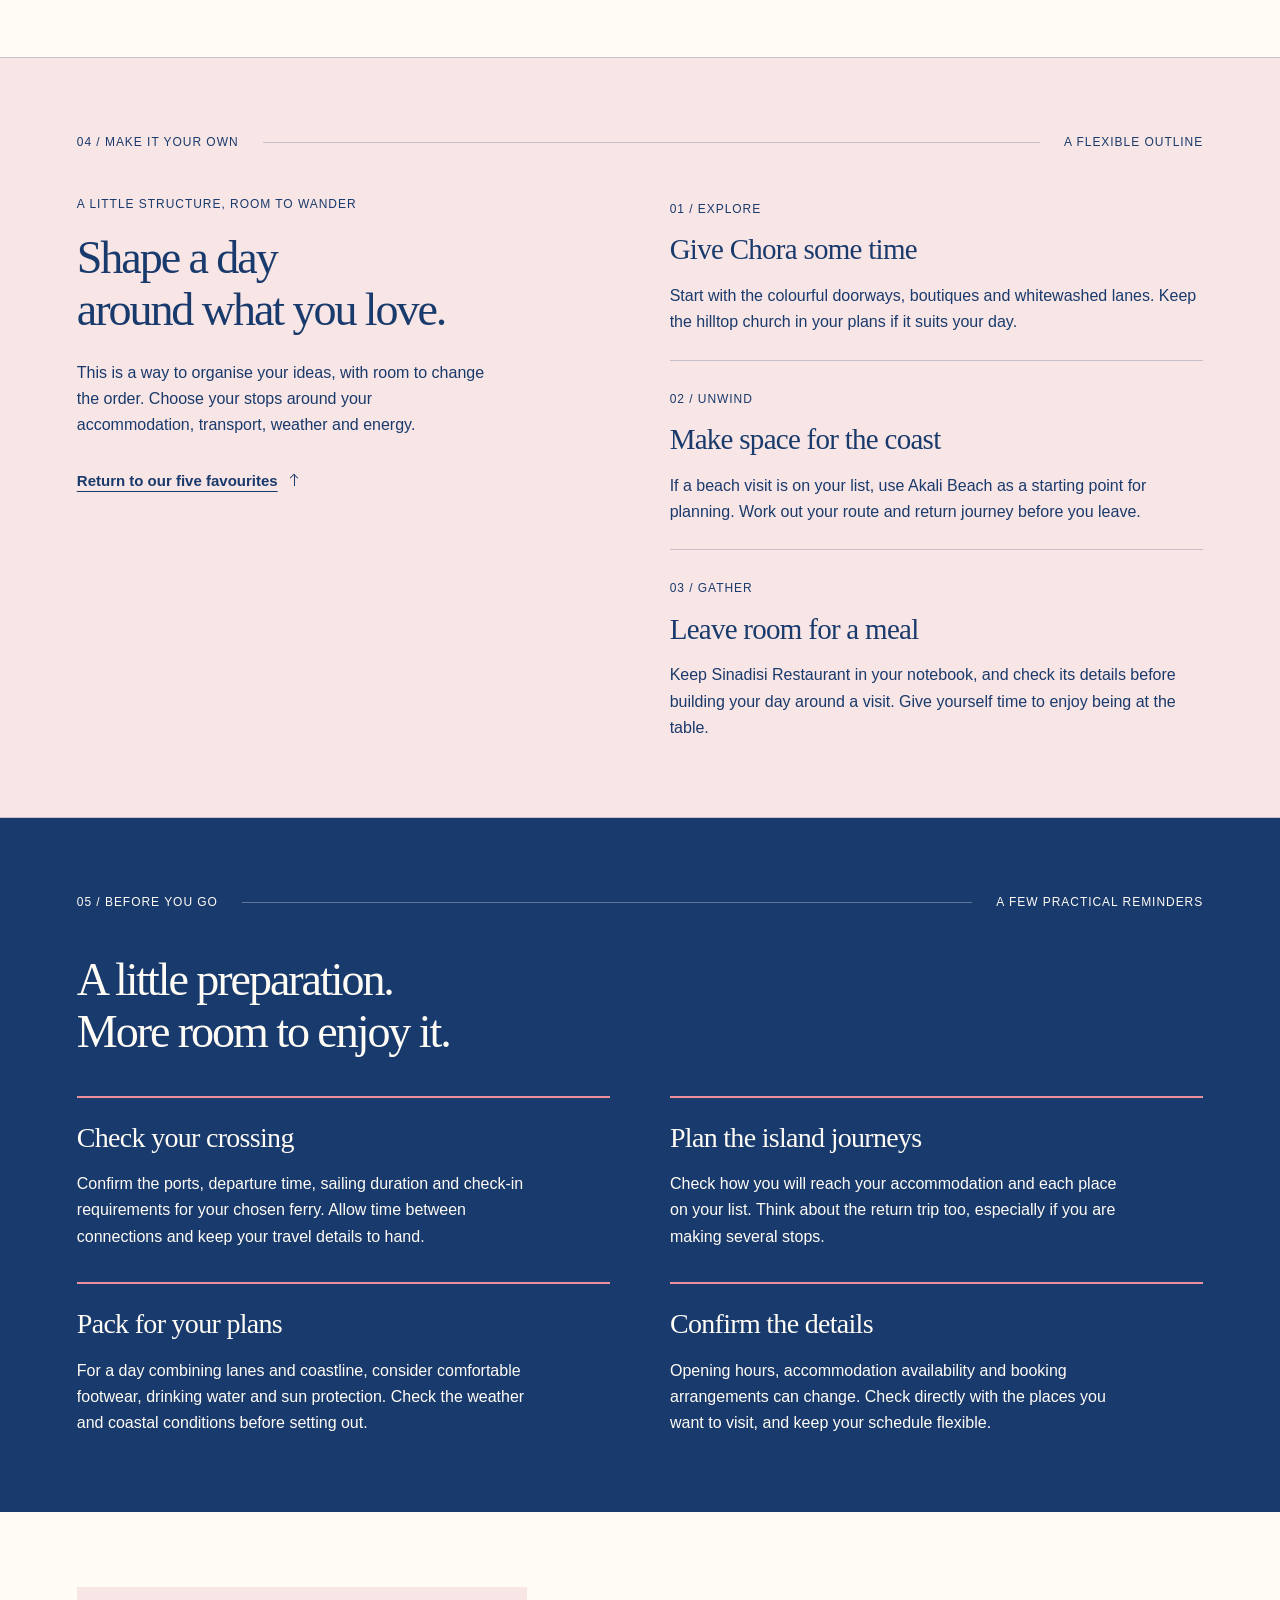
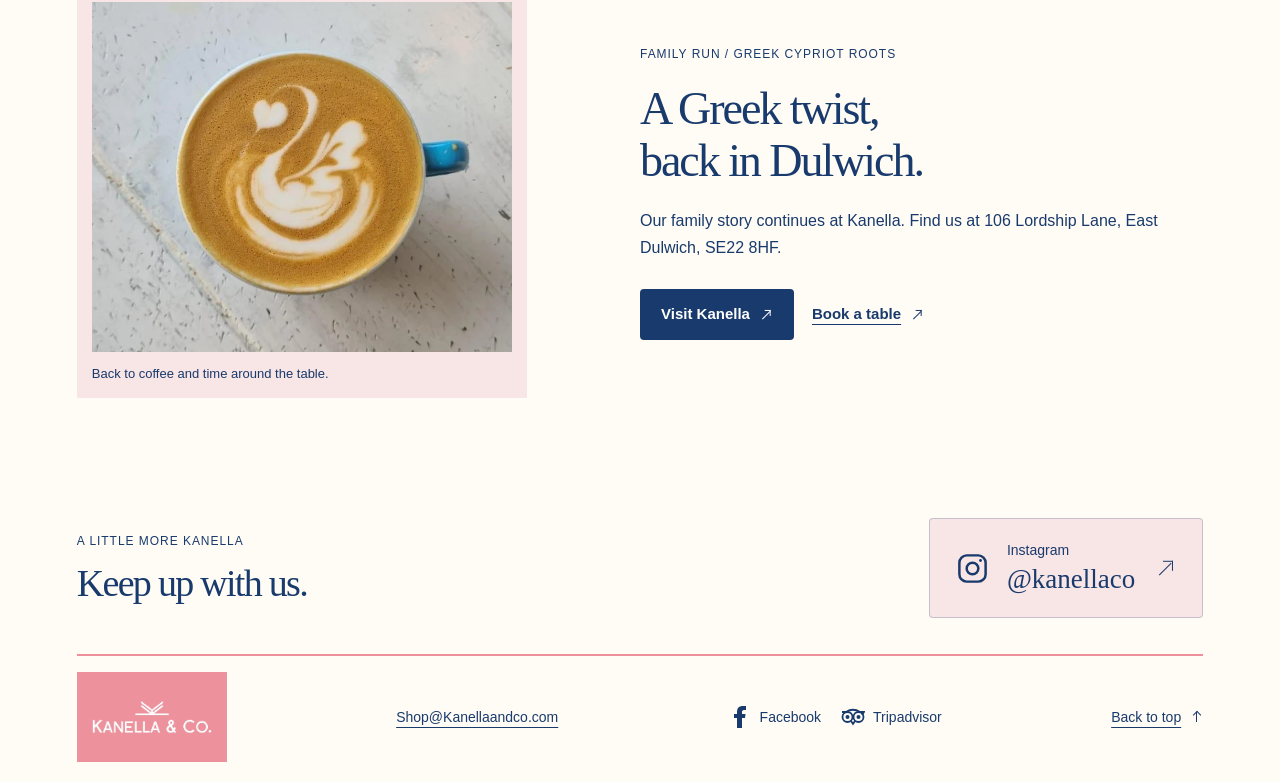
<file: travel.html>
<!doctype html>
<html lang="en">
<head><meta charset="utf-8"><meta name="viewport" content="width=device-width, initial-scale=1"><meta name="theme-color" content="#193a6c"><meta name="description" content="Explore Folegandros through Kanella & Co.'s island photographs, Chora highlights, favourite places and practical planning tips."><title>Folegandros travel tips | Kanella & Co.</title><link rel="stylesheet" href="styles.css"><script src="script.js" defer></script></head>
<body class="travel-page"><a class="skip" href="#main">Skip to content</a>
<header class="header"><a class="wordmark" href="index.html" aria-label="Kanella & Co. home"><img src="source-website/assets/image-2.webp" alt="Kanella & Co." width="1500" height="900"></a><nav id="site-nav" aria-label="Main navigation"><a href="index.html">Home</a><a href="index.html#about">Our family story</a><a href="index.html#food">Coffee &amp; food</a><a href="index.html#events">Private events</a><a href="travel.html" aria-current="page">Travel tips</a><a href="index.html#contact">Find us</a><a class="nav-book" href="book.html">Book a table <span class="arrow arrow-ne" aria-hidden="true"></span></a></nav></header>
<main id="main">
<section class="island-opening" aria-labelledby="island-title"><figure><img src="source-website/assets/image-15.jpg" alt="A sandy cove with swimmers, white coastal buildings and rocky hills on Folegandros" fetchpriority="high"><figcaption>A glimpse of the coast, through Kanella’s eyes.</figcaption></figure><div class="island-title"><a class="back-link" href="index.html"><span class="arrow arrow-left" aria-hidden="true"></span> Back to Kanella</a><p class="eyebrow">Kanella travel tips / The Cyclades, Greece</p><h1 id="island-title">Folegandros.</h1><p class="lead">A little gem of a Greek island.</p><p class="island-deck">Start in Chora, make time for the coast, and keep a few of our favourite names close to hand. Here is our photo-filled introduction to the island.</p><a class="button blue" href="#chora">Start exploring <span class="arrow arrow-down" aria-hidden="true"></span></a></div></section>
<nav class="guide-navigation" aria-label="Explore the island guide"><a href="#chora">Explore Chora</a><a href="#favourites">Our favourites</a><a href="#island-gallery">Island photographs</a><a href="#island-day">Shape your day</a><a href="#planning">Before you go</a></nav>
<section class="section island-intro" id="chora" aria-labelledby="chora-title"><div class="section-label"><span>01 / Getting to know the island</span><span>Start in Chora</span></div><div class="island-intro-grid"><div><p class="eyebrow">Lanes, doorways &amp; little discoveries</p><h2 id="chora-title">Chora at<br>the centre.</h2></div><div><p class="lead">One hour on the ferry from popular Santorini, a little gem of a Greek island, Folegandros.</p><p>Chora Town is at the centre with colourful doorways, Athenian boutiques, and a scenic hilltop church.</p><p>Make room in your plans for simply wandering. Look up at the balconies, follow the changing light across the whitewashed walls, and pause over the small details between the bigger sights.</p><p class="guide-note">The one-hour crossing is the journey described in our guide. Check the sailing time, timetable and onward arrangements for your own travel date before making plans.</p></div></div><figure class="chora-panorama"><img src="source-website/assets/image-14.jpg" alt="Whitewashed buildings, blue balconies and outdoor staircases along a stone-paved lane" loading="lazy"><figcaption>Chora in the details: blue railings, outdoor staircases and sunlit stone.</figcaption></figure><div class="chora-notes"><article><span class="small-label">Look around</span><h3>Colourful doorways</h3><p>Let the lanes be part of the visit. The doorways and balconies are as much a reason to slow down as the next stop on your list.</p></article><article><span class="small-label">Browse</span><h3>Athenian boutiques</h3><p>Leave a little room for browsing while you explore Chora. Malama Boutique is one of the names on Kanella’s favourites list.</p></article><article><span class="small-label">Look up</span><h3>The hilltop church</h3><p>Keep the scenic hilltop church in mind as you plan your exploring. Choose a pace and route that suit your group and the weather.</p></article></div></section>
<section class="island-favourites section" id="favourites" aria-labelledby="favourites-title"><div class="section-label"><span>02 / Our favourites</span><span>Kanella loves</span></div><div class="guide-favourites-heading"><h2 id="favourites-title">Five names<br>to keep with you.</h2><p>Places to stay, a beach, a restaurant and a boutique: use Kanella’s shortlist as a starting point for your own island plans.</p></div><ol class="travel-favourites"><li><span class="favourite-number">01</span><div><p class="eyebrow">Stay</p><h3>Anemomilos Hotel</h3><p>One of Kanella’s two hotel favourites. Include it in your accommodation shortlist and check dates, room options and arrival arrangements directly.</p></div></li><li><span class="favourite-number">02</span><div><p class="eyebrow">Stay</p><h3>Blue Sands Hotel</h3><p>Another name from our places-to-stay list. Compare the details that matter to your trip, from your preferred base to the practicalities of getting there.</p></div></li><li><span class="favourite-number">03</span><div><p class="eyebrow">Coast</p><h3>Akali Beach</h3><p>Our beach pick for your island notebook. Before setting out, check the route, conditions and what you will need to take for your time by the water.</p></div></li><li><span class="favourite-number">04</span><div><p class="eyebrow">Eat</p><h3>Sinadisi Restaurant</h3><p>A restaurant on Kanella’s favourites list. Keep the name handy when planning a meal, and check opening times and any booking arrangements directly.</p></div></li><li><span class="favourite-number">05</span><div><p class="eyebrow">Browse</p><h3>Malama Boutique</h3><p>Make a note for a little browsing between your other plans. Check its location and opening times when putting together your day.</p></div></li></ol><p class="favourites-footnote">These are Kanella’s favourites, rather than live availability listings. Confirm current details with each place before travelling.</p></section>
<section class="section island-gallery" id="island-gallery" aria-labelledby="gallery-title"><div class="section-label"><span>03 / The island in photographs</span><span>A closer look</span></div><div class="section-heading"><h2 id="gallery-title">Poolside light.<br>Seaside evenings.</h2><p>Beyond the whitewashed lanes: a pool terrace, a table beside the bay, and the everyday details that give an island its character.</p></div><div class="travel-photo-grid"><figure class="gallery-pool"><img src="source-website/assets/image-16.jpg" alt="A pool terrace with yellow parasols overlooking the blue sea" loading="lazy"><figcaption><span class="small-label">The outlook</span>Yellow parasols, a pool terrace and open sea.</figcaption></figure><figure class="gallery-evening"><img src="source-website/assets/image-17.jpg" alt="Cocktails and nuts on a wooden table beside a rocky bay at sunset" loading="lazy"><figcaption><span class="small-label">The pause</span>A table by the bay as the light begins to soften.</figcaption></figure><figure class="gallery-detail"><img src="source-website/assets/image-19.jpg" alt="Fresh green okra beneath burgundy shutters, with striped sunlight across a white wall" loading="lazy"><figcaption><span class="small-label">The small things</span>Green okra, burgundy shutters and stripes of sunlight.</figcaption></figure></div></section>
<section class="section island-day" id="island-day" aria-labelledby="day-title"><div class="section-label"><span>04 / Make it your own</span><span>A flexible outline</span></div><div class="day-layout"><div><p class="eyebrow">A little structure, room to wander</p><h2 id="day-title">Shape a day<br>around what you love.</h2><p>This is a way to organise your ideas, with room to change the order. Choose your stops around your accommodation, transport, weather and energy.</p><a class="text-link" href="#favourites">Return to our five favourites <span class="arrow arrow-up" aria-hidden="true"></span></a></div><ol class="day-list"><li><span>01 / Explore</span><h3>Give Chora some time</h3><p>Start with the colourful doorways, boutiques and whitewashed lanes. Keep the hilltop church in your plans if it suits your day.</p></li><li><span>02 / Unwind</span><h3>Make space for the coast</h3><p>If a beach visit is on your list, use Akali Beach as a starting point for planning. Work out your route and return journey before you leave.</p></li><li><span>03 / Gather</span><h3>Leave room for a meal</h3><p>Keep Sinadisi Restaurant in your notebook, and check its details before building your day around a visit. Give yourself time to enjoy being at the table.</p></li></ol></div></section>
<section class="section travel-planning" id="planning" aria-labelledby="planning-title"><div class="section-label"><span>05 / Before you go</span><span>A few practical reminders</span></div><h2 id="planning-title">A little preparation.<br>More room to enjoy it.</h2><div class="planning-grid"><article><h3>Check your crossing</h3><p>Confirm the ports, departure time, sailing duration and check-in requirements for your chosen ferry. Allow time between connections and keep your travel details to hand.</p></article><article><h3>Plan the island journeys</h3><p>Check how you will reach your accommodation and each place on your list. Think about the return trip too, especially if you are making several stops.</p></article><article><h3>Pack for your plans</h3><p>For a day combining lanes and coastline, consider comfortable footwear, drinking water and sun protection. Check the weather and coastal conditions before setting out.</p></article><article><h3>Confirm the details</h3><p>Opening hours, accommodation availability and booking arrangements can change. Check directly with the places you want to visit, and keep your schedule flexible.</p></article></div></section>
<section class="return-block section"><figure><img src="source-website/assets/image-7.webp" alt="Latte art in a bright blue coffee cup at Kanella" loading="lazy"><figcaption>Back to coffee and time around the table.</figcaption></figure><div><p class="eyebrow">Family run / Greek Cypriot roots</p><h2>A Greek twist,<br>back in Dulwich.</h2><p>Our family story continues at Kanella. Find us at 106 Lordship Lane, East Dulwich, SE22 8HF.</p><div class="actions"><a class="button blue" href="index.html#contact">Visit Kanella <span class="arrow arrow-ne" aria-hidden="true"></span></a><a class="text-link" href="book.html">Book a table <span class="arrow arrow-ne" aria-hidden="true"></span></a></div></div></section>
</main>
<footer class="footer"><div class="instagram-feature"><div><p class="eyebrow">A little more Kanella</p><h2>Keep up with us.</h2></div><a class="instagram-link" href="https://www.instagram.com/kanellaco/"><svg viewBox="0 0 24 24" aria-hidden="true"><rect x="3" y="3" width="18" height="18" rx="5"/><circle cx="12" cy="12" r="4"/><circle class="icon-dot" cx="17.5" cy="6.5" r="1"/></svg><span>Instagram <strong>@kanellaco</strong></span><span class="arrow arrow-ne" aria-hidden="true"></span></a></div><div class="footer-bottom"><a class="wordmark" href="index.html" aria-label="Kanella & Co. home"><img src="source-website/assets/image-2.webp" alt="Kanella & Co." width="1500" height="900" loading="lazy"></a><a class="footer-email" href="mailto:Shop@Kanellaandco.com">Shop@Kanellaandco.com</a><div class="social-links"><a href="https://www.facebook.com/Kanellaandco/"><svg viewBox="0 0 24 24" aria-hidden="true"><path d="M14 23V13h3l.5-4H14V7c0-1 .4-2 2-2h2V1h-3c-4 0-6 2-6 6v2H6v4h3v10z"/></svg><span>Facebook</span></a><a href="https://www.tripadvisor.com/Restaurant_Review-g186338-d12266046-Reviews-Kanella_Co-London_England.html"><svg viewBox="0 0 24 24" aria-hidden="true"><path d="M1 7h4a13 13 0 0 1 14 0h4l-2 3M10 16l2 3 2-3" fill="none" stroke="currentColor" stroke-width="1.8"/><g fill="none" stroke="currentColor" stroke-width="1.8"><circle cx="6.5" cy="12" r="5"/><circle cx="17.5" cy="12" r="5"/></g><circle cx="6.5" cy="12" r="2"/><circle cx="17.5" cy="12" r="2"/></svg><span>Tripadvisor</span></a></div><a class="back-link" href="#main">Back to top <span class="arrow arrow-up" aria-hidden="true"></span></a></div></footer>
<!-- webspace-furnishing-demo-badge --><style>#wf-demo-badge{all:initial;position:fixed;right:14px;bottom:14px;z-index:2147483646;display:flex;align-items:center;gap:8px;padding:6px 12px 6px 6px;border-radius:999px;background:rgba(255,255,255,.94);border:1px solid rgba(16,46,102,.16);box-shadow:0 4px 16px rgba(10,30,70,.18);font:600 12px/1.2 system-ui,-apple-system,"Segoe UI",Roboto,Arial,sans-serif;color:#10244f;letter-spacing:0;text-decoration:none;cursor:pointer;transition:box-shadow .15s,transform .15s,bottom .2s;-webkit-font-smoothing:antialiased}#wf-demo-badge:hover,#wf-demo-badge:focus-visible{box-shadow:0 6px 22px rgba(10,30,70,.28);transform:translateY(-1px)}#wf-demo-badge:focus-visible{outline:2px solid #1f6fd6;outline-offset:2px}#wf-demo-badge img{all:initial;display:block;width:30px;height:30px}#wf-demo-badge span{all:initial;font:inherit;color:inherit;white-space:nowrap}@media (max-width:520px){#wf-demo-badge{right:10px;bottom:10px;padding:4px 10px 4px 4px;font-size:11px}#wf-demo-badge img{width:24px;height:24px}}@media print{#wf-demo-badge{display:none}}</style><a id="wf-demo-badge" href="https://webspacefurnishing.uk/" target="_blank" rel="noopener" aria-label="Demo powered by Webspace Furnishing - visit webspacefurnishing.uk"><img src="[data-uri]" alt="" width="30" height="30"><span>Demo powered by Webspace Furnishing</span></a><script>(function(){var b=document.getElementById('wf-demo-badge');if(!b)return;var list=[],t;function scan(){list=[];var all=document.body.getElementsByTagName('*');for(var i=0;i<all.length;i++){var e=all[i];if(e===b||b.contains(e))continue;var s=getComputedStyle(e);if(s.position==='fixed'||(s.position==='sticky'&&s.bottom!=='auto'))list.push(e);}place();}function place(){b.style.bottom='';var h=window.innerHeight,lift=parseFloat(getComputedStyle(b).bottom)||14,r=b.getBoundingClientRect();for(var pass=0;pass<4;pass++){var top=h-lift-r.height,bottom=h-lift,moved=false;for(var i=0;i<list.length;i++){var q=list[i].getBoundingClientRect();if(!q.width||!q.height||q.top<h*0.4)continue;if(q.left<r.right&&q.right>r.left&&q.top<bottom&&q.bottom>top){lift=h-q.top+8;moved=true;}}if(!moved)break;}b.style.bottom=lift+'px';}function later(){clearTimeout(t);t=setTimeout(scan,150);}scan();window.addEventListener('load',scan);window.addEventListener('resize',later);window.addEventListener('scroll',later,{passive:true});})();</script></body></html>
</file>
<file: styles.css>
:root{--navy:#193a6c;--pink:#ed909c;--pale:#f8e5e5;--mint:#e0ebe4;--paper:#fffcf6;--line:rgba(25,58,108,.22);--space:clamp(24px,6vw,100px)}
*{box-sizing:border-box}html{scroll-behavior:smooth;scroll-padding-top:24px;-webkit-text-size-adjust:100%;text-size-adjust:100%}body{margin:0;background:var(--paper);color:var(--navy);font-family:Arial,Helvetica,sans-serif;font-size:16px;line-height:1.65;overflow-wrap:anywhere}.dialog-open,.dialog-open body{overflow:hidden}h1,h2,h3,p,figure{margin:0}h1,h2{font-family:Georgia,'Times New Roman',serif;font-weight:400;letter-spacing:-.045em;line-height:1.12;text-wrap:balance}h1{font-size:clamp(36px,4.1vw,60px)}h2{font-size:clamp(30px,3.6vw,52px)}h3{font-size:25px;font-weight:500;line-height:1.3;letter-spacing:-.025em}p+p{margin-top:18px}a{color:inherit;text-underline-offset:5px;text-decoration-thickness:1px}img{display:block;width:100%;max-width:100%;height:auto}svg{display:block}button,input,select,textarea{font:inherit}button{cursor:pointer}a,button,input,select,textarea{touch-action:manipulation}a:focus-visible,button:focus-visible,input:focus-visible,select:focus-visible,textarea:focus-visible,[tabindex='-1']:focus-visible{outline:3px solid #a04621;outline-offset:4px}[hidden]{display:none!important}.skip{position:fixed;z-index:30;top:-120px;left:16px;padding:12px 20px;background:var(--paper);border:2px solid var(--navy);max-width:calc(100% - 32px)}.skip:focus{top:16px}
.arrow{display:inline-block;position:relative;flex:0 0 auto;width:1em;height:1em;vertical-align:-.1em;pointer-events:none}.arrow::before,.arrow::after{content:'';position:absolute}.arrow::before{left:.15em;top:50%;width:.7em;border-top:1.7px solid currentColor}.arrow::after{right:.15em;top:calc(50% - .175em);width:.35em;height:.35em;border-top:1.7px solid currentColor;border-right:1.7px solid currentColor;transform:rotate(45deg)}.arrow-ne{transform:rotate(-45deg)}.arrow-down{transform:rotate(90deg)}.arrow-up{transform:rotate(-90deg)}.arrow-left{transform:rotate(180deg)}.close-icon{position:relative;display:block;width:24px;height:24px;pointer-events:none}.close-icon::before,.close-icon::after{content:'';position:absolute;left:0;top:11px;width:24px;height:2px;background:currentColor;transform:rotate(45deg)}.close-icon::after{transform:rotate(-45deg)}
.header{display:flex;flex-wrap:wrap;align-items:center;justify-content:space-between;gap:12px 28px;padding:12px var(--space);border-bottom:1px solid var(--line)}.wordmark{display:inline-block;flex:none;width:150px;max-width:100%;text-decoration:none;line-height:0}.wordmark img{width:150px;height:90px;object-fit:contain}.header nav{display:flex;flex:1 1 580px;flex-wrap:wrap;align-items:center;justify-content:flex-end;gap:6px 16px;min-width:0}.header nav a{display:inline-flex;align-items:center;justify-content:center;gap:8px;min-height:44px;max-width:100%;padding:8px 5px;font-size:14px;line-height:1.4;text-align:center;text-decoration:none}.header nav a:hover,.header nav a[aria-current='page']{text-decoration:underline;text-decoration-thickness:2px}.header .nav-book{border:1px solid var(--navy);border-radius:4px;padding:10px 15px;background:var(--pale)}
.eyebrow,.section-label,.small-label{font-size:12px;letter-spacing:.08em;text-transform:uppercase}.eyebrow{display:block;margin-bottom:18px}.opening{display:grid;grid-template-columns:minmax(0,1.15fr) minmax(0,1fr);gap:6%;align-items:center;padding:38px var(--space) 60px}.opening-photo{position:relative;padding-bottom:14px;isolation:isolate}.opening-photo:before{content:'';position:absolute;inset:18px -10px 33px 18px;background:var(--pink);z-index:-1}.opening-photo img{height:clamp(400px,43vw,590px);object-fit:cover;object-position:45% center;border-radius:4px}figcaption{font-size:13px;margin-top:12px;line-height:1.5}.opening-copy{padding:15px 0}.opening-copy>.lead{margin:24px 0 18px}.opening-copy>p:not(.eyebrow){max-width:460px}.lead{font-size:clamp(20px,1.7vw,24px);line-height:1.5;letter-spacing:-.02em}.actions{display:flex;flex-wrap:wrap;align-items:center;gap:12px 18px;margin-top:28px}.button{display:inline-flex;align-items:center;justify-content:center;gap:8px;min-height:48px;max-width:100%;border:1px solid transparent;border-radius:4px;padding:13px 20px;font-size:15px;font-weight:600;text-decoration:none;line-height:1.5;text-align:center;white-space:normal;transition:background .18s,transform .18s}.blue{background:var(--navy);color:white}.pink{background:var(--pink);color:var(--navy)}.text-link{display:inline-flex;align-items:center;gap:8px;min-height:44px;max-width:100%;padding:8px 0;font-size:15px;font-weight:600;line-height:1.6;overflow-wrap:anywhere}.opening-note{display:flex;flex-wrap:wrap;gap:5px 16px;border-top:3px solid var(--pink);margin-top:35px;padding-top:15px;font-size:14px;align-items:center}
.section{padding:75px var(--space)}.section-label{display:flex;align-items:center;justify-content:space-between;gap:24px;margin-bottom:42px}.section-label:after{content:'';height:1px;background:var(--line);flex:1;order:1}.section-label span:last-child{order:2}.intro{background:var(--pale);border-top:1px solid var(--line)}.story-grid{display:grid;grid-template-columns:minmax(0,.9fr) minmax(0,1.1fr);align-items:center;gap:10%}.family-photo{padding:14px;background:var(--paper);border-bottom:7px solid var(--pink)}.family-photo img{aspect-ratio:1;object-fit:cover}.family-photo figcaption{padding:2px 4px 0}.story-copy h2{margin-bottom:25px}.story-copy p{max-width:560px}.story-copy>.text-link{margin-top:18px}.food{background:var(--paper)}.section-heading{display:flex;justify-content:space-between;align-items:end;gap:40px;margin-bottom:38px}.section-heading>*{min-width:0}.section-heading>p{max-width:350px}.food-experience{display:grid;grid-template-columns:minmax(0,1.05fr) minmax(0,1fr);gap:26px}.coffee-photo{background:var(--mint);padding:20px;grid-column:1;grid-row:1 / 3;display:flex;flex-direction:column}.coffee-photo img{flex:1;min-height:450px;height:0;object-fit:cover}.coffee-photo figcaption{margin-top:14px}.coffee-story{grid-column:2;padding:26px 30px 28px;background:var(--navy);color:var(--paper);border-top:6px solid var(--pink)}.coffee-story h3{font-family:Georgia,'Times New Roman',serif;font-size:32px;font-weight:400;margin-bottom:20px}.coffee-story p:not(.eyebrow){max-width:430px;font-size:16px}.food-detail{display:block;margin-top:23px;padding-top:16px;border-top:1px solid rgba(255,255,255,.3);font-size:13px}.dish-card{display:grid;grid-template-columns:minmax(0,.8fr) minmax(0,1.2fr);gap:22px;align-items:center;padding:20px;background:var(--pale);min-width:0}.dish-card img{width:100%;height:100%;min-height:220px;object-fit:cover}.dish-card h3{font-size:24px;margin-bottom:13px}.dish-card p:not(.eyebrow){font-size:15px}.dish-card .eyebrow{font-size:12px;margin-bottom:10px}.salad-card{grid-column:1 / -1;grid-template-columns:minmax(0,.52fr) minmax(0,1fr);background:var(--mint);padding:0;gap:35px;border-left:7px solid var(--pink)}.salad-card img{height:260px;min-height:0;object-position:center}.salad-card>div{padding:25px 35px 25px 0;max-width:600px}.salad-card h3{font-size:30px}.salad-card p:not(.eyebrow){font-size:16px}.food-bottom{display:flex;flex-wrap:wrap;justify-content:space-between;align-items:center;gap:12px 20px;border-bottom:1px solid var(--line);padding:23px 0 18px}.food-bottom p{font-family:Georgia,'Times New Roman',serif;font-size:24px}.events{display:grid;grid-template-columns:minmax(0,1fr) minmax(0,1fr);align-items:center;gap:9%;background:var(--navy);color:white;border-top:8px solid var(--pink)}.event-photo img{height:440px;object-fit:cover;border-radius:4px}.event-photo figcaption{color:var(--pale)}.event-copy h2{margin-bottom:24px}.event-copy .eyebrow{color:var(--pale)}.event-copy .lead{margin-bottom:16px}.event-copy p{max-width:440px}.travel-preview{display:grid;grid-template-columns:minmax(0,.8fr) minmax(0,1.2fr);gap:10%;align-items:center}.travel-preview p:not(.eyebrow){margin:24px 0 30px;max-width:350px}.travel-preview>img{height:440px;object-fit:cover;border-radius:4px;border-bottom:10px solid var(--mint)}.contact{background:var(--mint);border-top:7px solid var(--pink)}.contact-grid{display:grid;grid-template-columns:minmax(0,1fr) minmax(0,1fr);gap:10%}.contact h2{margin-bottom:28px}address{font-style:normal;font-size:19px;line-height:1.6}.contact h3{margin-bottom:16px}.email{display:inline-block;max-width:100%;min-height:44px;padding:6px 0;font-size:clamp(18px,2vw,27px);letter-spacing:-.025em;overflow-wrap:anywhere;margin-bottom:16px}.email .arrow{margin-left:4px}.contact .text-link{margin-top:16px}
.footer{padding:45px var(--space) max(20px,env(safe-area-inset-bottom));background:var(--paper)}.instagram-feature{display:flex;justify-content:space-between;align-items:center;gap:30px;padding-bottom:36px;border-bottom:2px solid var(--pink)}.instagram-feature>*{min-width:0}.instagram-feature .eyebrow{margin-bottom:10px}.instagram-feature h2{font-size:38px}.instagram-link{display:flex;align-items:center;gap:17px;max-width:100%;min-height:60px;text-decoration:none;background:var(--pale);padding:20px 25px;border:1px solid var(--line);border-radius:4px}.instagram-link>svg{width:35px;height:35px;fill:none;stroke:currentColor;stroke-width:1.7;flex:none}.instagram-link .icon-dot{fill:currentColor;stroke:none}.instagram-link>span{font-size:14px;min-width:0}.instagram-link strong{display:block;font-family:Georgia,'Times New Roman',serif;font-size:27px;font-weight:400;line-height:1.3}.instagram-link>span:last-child{font-size:25px;flex:none}.footer-bottom{display:flex;justify-content:space-between;align-items:center;gap:16px 25px;flex-wrap:wrap;padding-top:16px}.footer-bottom>*{min-width:0;max-width:100%}.footer-bottom p,.footer-email{font-size:14px}.footer-email{display:inline-flex;align-items:center;min-height:44px;padding:8px 0;overflow-wrap:anywhere}.social-links{display:flex;align-items:center;flex-wrap:wrap;gap:8px 20px}.social-links a{display:inline-flex;align-items:center;gap:8px;min-height:44px;padding:8px 0;font-size:14px;text-decoration:none}.social-links svg{width:24px;height:24px;fill:currentColor;flex:none}.back-link{display:inline-flex;align-items:center;gap:8px;min-height:44px;padding:8px 0;font-size:14px}
.island-opening{padding:30px var(--space) 55px;display:grid;grid-template-columns:minmax(0,1.25fr) minmax(0,.8fr);gap:6%;align-items:center}.island-opening>figure img{height:clamp(350px,38vw,540px);object-fit:cover;object-position:center 60%;border-radius:4px;border-bottom:9px solid var(--pink)}.island-title .eyebrow{margin:25px 0 16px}.island-title h1{font-size:clamp(36px,5vw,70px);margin-bottom:20px}.island-intro{padding-top:30px}.island-intro-grid{display:grid;grid-template-columns:minmax(0,1fr) minmax(0,1.1fr);gap:10%;margin-bottom:40px}.island-favourites{background:var(--mint);border-top:7px solid var(--pink)}.return-block{display:grid;grid-template-columns:minmax(0,.8fr) minmax(0,1fr);gap:10%;align-items:center}.return-block>figure{padding:15px;background:var(--pale)}.return-block>figure img{height:350px;object-fit:cover}.return-block>div>p:not(.eyebrow){margin-top:22px}
.island-deck{margin:20px 0 24px;max-width:46ch}.guide-navigation{display:flex;flex-wrap:wrap;gap:4px 24px;margin:0 var(--space) 30px;padding:16px 0;border-top:1px solid var(--line);border-bottom:1px solid var(--line)}.guide-navigation a{display:inline-flex;align-items:center;min-height:44px;padding:6px 0;font-size:14px;font-weight:600}.guide-note{padding:18px 20px;border-left:3px solid var(--pink);background:var(--pale);font-size:14px}.chora-panorama img{height:clamp(320px,48vw,620px);object-fit:cover;border-radius:4px}.chora-panorama figcaption{padding-bottom:12px}.chora-notes{display:grid;grid-template-columns:repeat(3,minmax(0,1fr));gap:32px;margin-top:30px}.chora-notes article{border-top:2px solid var(--pink);padding-top:20px}.chora-notes h3{font-family:Georgia,'Times New Roman',serif;font-size:28px;margin:10px 0 14px}.guide-favourites-heading{display:grid;grid-template-columns:minmax(0,1fr) minmax(0,1fr);align-items:end;gap:10%;margin-bottom:35px}.guide-favourites-heading>p{max-width:47ch}.travel-favourites{list-style:none;display:grid;grid-template-columns:repeat(2,minmax(0,1fr));gap:0 48px;padding:0;margin:0;border-top:1px solid var(--line)}.travel-favourites li{display:flex;align-items:flex-start;gap:22px;padding:30px 0;border-bottom:1px solid var(--line);min-width:0}.favourite-number{flex:none;font-size:13px;padding-top:3px}.travel-favourites .eyebrow{margin-bottom:8px}.travel-favourites h3{font-family:Georgia,'Times New Roman',serif;font-size:32px;margin-bottom:14px}.travel-favourites p:not(.eyebrow){max-width:48ch}.favourites-footnote{font-size:14px;margin-top:25px;max-width:75ch}.travel-photo-grid{display:grid;grid-template-columns:minmax(0,1.15fr) minmax(0,1fr);gap:35px}.travel-photo-grid figure{min-width:0}.travel-photo-grid img{object-fit:cover;border-radius:4px}.gallery-pool{grid-column:1 / -1}.gallery-pool img{height:clamp(300px,44vw,560px)}.gallery-evening img{height:430px}.gallery-detail{padding-top:70px}.gallery-detail img{height:360px}.travel-photo-grid figcaption{font-size:14px}.travel-photo-grid figcaption .small-label{display:block;margin-bottom:6px}.island-day{background:var(--pale);border-top:1px solid var(--line);border-bottom:1px solid var(--line)}.day-layout{display:grid;grid-template-columns:minmax(0,.9fr) minmax(0,1fr);gap:10%;align-items:start}.day-layout>div>p:not(.eyebrow){margin-top:24px;max-width:46ch}.day-layout .text-link{margin-top:20px}.day-list{list-style:none;padding:0;margin:0}.day-list li{padding:24px 0;border-top:1px solid var(--line)}.day-list li:first-child{padding-top:0;border-top:0}.day-list li:last-child{padding-bottom:0}.day-list li>span{font-size:12px;letter-spacing:.08em;text-transform:uppercase}.day-list h3{font-family:Georgia,'Times New Roman',serif;font-size:29px;margin:10px 0 14px}.travel-planning{background:var(--navy);color:var(--paper)}.travel-planning .section-label:after{background:rgba(255,255,255,.3)}.travel-planning h2{max-width:700px}.planning-grid{display:grid;grid-template-columns:repeat(2,minmax(0,1fr));gap:32px 60px;margin-top:38px}.planning-grid article{border-top:2px solid var(--pink);padding-top:22px}.planning-grid h3{font-family:Georgia,'Times New Roman',serif;font-size:28px;margin-bottom:15px}.planning-grid p{max-width:52ch}
.booking-layout{display:grid;grid-template-columns:minmax(0,1fr) minmax(0,1fr);gap:9%;align-items:start;padding-top:45px}.booking-story h1{margin-bottom:22px}.booking-story>.lead{margin-bottom:20px}.booking-story>p{max-width:490px}.booking-story figure{max-width:380px;margin:30px 0;padding:14px;background:var(--pale)}.booking-story figure img{height:280px;object-fit:cover}.booking-story address{margin-bottom:15px}.booking-story a{overflow-wrap:anywhere}.booking-planner{padding:35px;background:var(--mint);border-top:7px solid var(--pink);border-radius:4px;min-width:0}.booking-planner h2{font-size:42px;margin-bottom:18px}.booking-planner>p{font-size:16px}.booking-gather{display:grid;grid-template-columns:minmax(0,1fr) minmax(0,1fr);gap:10%;align-items:center;background:var(--pale);border-left:10px solid var(--pink)}.booking-gather h2{font-size:42px}.booking-gather .text-link{margin-top:14px}
dialog{width:min(640px,calc(100% - 24px));max-width:calc(100% - 24px);max-height:calc(100vh - 24px);max-height:calc(100dvh - 24px);overflow:auto;overscroll-behavior:contain;border:0;border-top:8px solid var(--pink);border-radius:8px;padding:32px;background:var(--paper);color:var(--navy);overflow-wrap:anywhere;-webkit-overflow-scrolling:touch}dialog::backdrop{background:rgba(10,27,53,.75)}.dialog-top{display:flex;justify-content:space-between;align-items:center;gap:16px;font-size:14px;margin-bottom:20px}.close-dialog{display:inline-flex;align-items:center;justify-content:center;flex:none;width:48px;height:48px;background:var(--pale);border:1px solid var(--line);border-radius:4px;padding:0;color:inherit;line-height:1}dialog h2{font-size:42px;margin-bottom:18px}dialog>p{font-size:16px}form{margin-top:25px;min-width:0}label{display:block;font-size:14px;font-weight:600;margin-bottom:8px}input,select,textarea{display:block;width:100%;max-width:100%;min-width:0;min-height:48px;padding:12px;border:1px solid #62798d;border-radius:4px;background:var(--paper);color:var(--navy);font-size:16px;line-height:1.5;margin:0 0 20px}input[type='date'],input[type='time']{min-inline-size:0;max-inline-size:100%}input::-webkit-date-and-time-value{text-align:left;min-height:1.5em}textarea{resize:vertical;min-height:120px}input::placeholder,textarea::placeholder{color:#53667a;opacity:1}.form-row{display:grid;grid-template-columns:minmax(0,1fr) minmax(0,1fr);gap:15px}.form-row>div{min-width:0}.optional{font-weight:400}.small,.field-note{font-size:14px;margin-bottom:20px}.field-note{margin-top:-7px}.result{border-top:1px solid var(--line);padding-top:25px;margin-top:30px;scroll-margin-block:20px}.result>p{font-size:16px;margin-top:16px}.event-summary,.visit-summary{white-space:pre-wrap;overflow-wrap:anywhere;background:var(--paper);padding:18px;border-left:4px solid var(--pink)}.result .text-link{margin-top:12px}.text-button{display:block;min-height:48px;max-width:100%;border:0;background:transparent;color:inherit;padding:10px 0;margin-top:16px;font-size:15px;text-align:left;text-decoration:underline;text-underline-offset:5px}.text-button .arrow{margin-left:5px}
@media(hover:hover){.button:hover{transform:translateY(-2px)}.blue:hover{background:#102c54}.pink:hover{background:var(--pale)}.instagram-link:hover{text-decoration:underline}.social-links a:hover span{text-decoration:underline}}
@media(min-width:1700px){body{max-width:1800px;margin:auto}}
@media(max-width:1100px){.header{padding:10px 26px}.header nav{gap:6px 12px}.opening{gap:5%}.opening h1{font-size:43px}.opening-photo img{height:520px}.food-experience{gap:20px}.dish-card{gap:15px;padding:16px}.dish-card h3{font-size:22px}.salad-card{padding:0;gap:25px}.booking-layout{gap:6%}.booking-planner{padding:30px 24px}.island-title h1{font-size:48px}.footer-bottom{justify-content:flex-start}.island-opening{grid-template-columns:minmax(0,1.1fr) minmax(0,1fr);gap:5%}.travel-favourites{gap:0 30px}.gallery-evening img{height:350px}.gallery-detail img{height:280px}}
@media(max-width:900px){.header{gap:0;padding:8px 24px 16px}.header nav{flex-basis:100%;width:100%;justify-content:flex-start;gap:6px 16px;padding-top:6px}.wordmark,.wordmark img{width:135px}.wordmark img{height:81px}.opening{grid-template-columns:minmax(0,1fr);gap:28px;padding:28px var(--space) 48px}.opening-photo img{height:clamp(300px,52vw,460px);object-position:center}.opening-copy{padding:0}.opening-copy>p:not(.eyebrow){max-width:65ch}.opening h1{font-size:clamp(36px,5.6vw,50px)}.opening-copy>.lead{margin-top:20px}.opening-note{margin-top:28px}.section{padding:52px var(--space)}.section-label{margin-bottom:30px;gap:16px}.story-grid{grid-template-columns:minmax(0,1fr);gap:32px}.family-photo{width:min(100%,520px);justify-self:center}.family-photo img{aspect-ratio:1.3}.story-copy h2{margin-bottom:22px}.story-copy p{max-width:65ch}.section-heading{display:block;margin-bottom:30px}.section-heading>p{max-width:65ch;margin-top:22px}.food-experience{grid-template-columns:minmax(0,1fr);gap:20px}.coffee-photo{grid-column:auto;grid-row:auto;display:block;padding:16px}.coffee-photo img{height:clamp(280px,48vw,420px);min-height:0;object-fit:cover}.coffee-story{grid-column:auto;padding:26px}.coffee-story h3{font-size:30px}.coffee-story p:not(.eyebrow){max-width:65ch}.dish-card,.salad-card{grid-column:auto;grid-template-columns:minmax(0,.7fr) minmax(0,1fr);padding:18px;gap:24px;border-left:0}.dish-card img,.salad-card img{height:100%;min-height:230px}.salad-card>div{padding:0}.dish-card h3,.salad-card h3{font-size:25px}.dish-card p:not(.eyebrow),.salad-card p:not(.eyebrow){font-size:16px}.events{grid-template-columns:minmax(0,1fr);gap:30px}.event-photo img{height:clamp(280px,48vw,420px)}.event-copy h2{font-size:42px}.event-copy p{max-width:65ch}.travel-preview{grid-template-columns:minmax(0,1fr);gap:30px}.travel-preview>img{height:clamp(300px,48vw,420px)}.travel-preview p:not(.eyebrow){max-width:65ch}.contact-grid{grid-template-columns:minmax(0,1fr);gap:32px}.contact h2{margin-bottom:24px}.email{font-size:24px}.footer{padding:36px var(--space) max(20px,env(safe-area-inset-bottom))}.instagram-feature{flex-direction:column;align-items:flex-start;gap:24px;padding-bottom:30px}.instagram-feature h2{font-size:34px}.instagram-link{width:100%;max-width:420px}.instagram-link>span:last-child{margin-left:auto}.footer-bottom{gap:12px 28px}.footer-bottom>.wordmark{width:100%}.footer-bottom>.wordmark img{width:135px}.island-opening{padding:28px var(--space) 40px;grid-template-columns:minmax(0,1fr);gap:24px}.island-opening>figure img{height:clamp(280px,48vw,420px)}.island-title .eyebrow{margin-top:12px}.island-title h1{font-size:clamp(36px,7vw,60px)}.island-title .lead{font-size:22px}.island-intro{padding-top:24px}.island-intro-grid{grid-template-columns:minmax(0,1fr);gap:24px;margin-bottom:30px}.return-block{grid-template-columns:minmax(0,1fr);gap:30px}.return-block>figure{max-width:520px;width:100%}.return-block>figure img{height:320px}.booking-layout{grid-template-columns:minmax(0,1fr);gap:36px;padding-top:30px}.booking-story>p{max-width:65ch}.booking-story figure{max-width:440px}.booking-planner{padding:30px}.booking-gather{grid-template-columns:minmax(0,1fr);gap:24px;border-left-width:7px}.booking-gather h2{font-size:36px}.island-deck{max-width:65ch}.guide-navigation{margin-bottom:20px;gap:4px 20px}.chora-notes{grid-template-columns:minmax(0,1fr);gap:24px}.chora-notes p{max-width:65ch}.guide-favourites-heading{grid-template-columns:minmax(0,1fr);gap:22px}.guide-favourites-heading>p{max-width:65ch}.travel-favourites h3{font-size:28px}.travel-favourites li{gap:16px}.travel-photo-grid{gap:25px}.gallery-evening img{height:300px}.gallery-detail{padding-top:40px}.gallery-detail img{height:260px}.day-layout{grid-template-columns:minmax(0,1fr);gap:30px}.day-layout>div>p:not(.eyebrow){max-width:65ch}.planning-grid{gap:30px}}
@media(max-width:600px){:root{--space:clamp(16px,5vw,24px)}html{scroll-padding-top:16px}.header{padding:8px var(--space) 16px;gap:0 16px}.header nav{display:grid;grid-template-columns:minmax(0,1fr) minmax(0,1fr);gap:6px 10px;align-items:stretch;padding-top:4px}.header nav a{justify-content:flex-start;padding:10px 8px;border-radius:4px;font-size:14px;line-height:1.5;text-align:left;min-height:46px}.header nav a:not(.nav-book){background:rgba(224,235,228,.5)}.header .nav-book{grid-column:1 / -1;justify-content:center;margin-top:4px;padding:11px 12px}.opening{padding-top:22px;padding-bottom:40px;gap:24px}.opening-photo{padding-bottom:8px}.opening-photo:before{inset:10px -6px 29px 10px}.opening-photo img{height:auto;aspect-ratio:4 / 3}.opening h1{font-size:clamp(32px,8.2vw,44px)}h2{font-size:clamp(30px,7.4vw,38px)}.eyebrow{margin-bottom:14px}.lead{font-size:20px}.actions{align-items:stretch;gap:10px;margin-top:24px}.actions .button{width:100%}.actions .text-link{align-self:flex-start}.opening-note{margin-top:24px}.section{padding:40px var(--space)}.section-label{align-items:flex-start;flex-wrap:wrap;gap:8px 16px;font-size:12px;line-height:1.5;margin-bottom:26px}.section-label:after{display:none}.section-label span:last-child{margin-left:auto;text-align:right;max-width:48%}.section-label span:first-child{max-width:55%}.family-photo{padding:10px}.family-photo img{aspect-ratio:1.15}.story-grid{gap:26px}.section-heading>p{margin-top:18px}.coffee-photo{padding:12px}.coffee-photo img{height:auto;aspect-ratio:1;object-fit:cover}.coffee-story{padding:24px 20px}.coffee-story h3{font-size:28px}.dish-card,.salad-card{grid-template-columns:minmax(0,1fr);gap:18px;padding:14px}.dish-card img,.salad-card img{height:auto;min-height:0;aspect-ratio:4 / 3;object-fit:cover}.dish-card>div{padding:0 4px 6px}.food-bottom{padding-top:18px;gap:8px}.food-bottom p{font-size:22px}.event-photo img{height:auto;aspect-ratio:4 / 3}.event-copy h2{font-size:38px}.travel-preview>img{height:auto;aspect-ratio:4 / 3}.contact-grid{gap:28px}.email{font-size:clamp(18px,5.2vw,24px)}.instagram-link{padding:18px 16px;gap:12px}.instagram-link>svg{width:30px;height:30px}.instagram-link strong{font-size:25px}.footer-bottom{flex-direction:column;align-items:flex-start;gap:12px}.footer-bottom p{margin:0}.social-links{gap:8px 22px}.island-opening{padding-top:22px;gap:18px}.island-opening>figure img{height:auto;aspect-ratio:4 / 3;object-position:center 60%}.island-title h1{font-size:clamp(34px,9vw,52px)}.island-title .eyebrow{margin-top:10px}.island-intro{padding-top:24px}.return-block>figure{padding:12px}.return-block>figure img{height:auto;aspect-ratio:4 / 3}.booking-layout{padding-top:28px;gap:30px}.booking-story figure{margin:24px 0;padding:12px}.booking-story figure img{height:auto;aspect-ratio:4 / 3}.booking-planner{padding:26px 18px}.booking-planner h2{font-size:36px}.booking-gather h2{font-size:32px}.booking-gather{border-left-width:5px}.form-row{grid-template-columns:minmax(0,1fr);gap:0}form>.button{width:100%}.event-summary,.visit-summary{padding:16px 12px}.result{margin-top:24px;padding-top:22px}dialog{padding:20px 16px;max-height:calc(100vh - 16px);max-height:calc(100dvh - 16px);width:calc(100% - 16px);max-width:calc(100% - 16px)}dialog h2{font-size:clamp(28px,7.5vw,36px)}.dialog-top{gap:12px;margin-bottom:16px}.guide-navigation{gap:4px 18px;padding:12px 0}.guide-navigation a{flex:0 1 auto}.chora-panorama img{height:auto;aspect-ratio:4 / 3}.chora-notes{margin-top:24px}.chora-notes h3{font-size:26px}.travel-favourites{grid-template-columns:minmax(0,1fr)}.travel-favourites li{padding:24px 0}.travel-favourites h3{font-size:29px}.travel-photo-grid{grid-template-columns:minmax(0,1fr);gap:28px}.gallery-pool{grid-column:auto}.gallery-detail{padding-top:0}.travel-photo-grid img{height:auto;aspect-ratio:4 / 3}.planning-grid{grid-template-columns:minmax(0,1fr);margin-top:28px;gap:28px}.guide-note{padding:16px}.day-list h3,.planning-grid h3{font-size:27px}}
@media(max-height:500px) and (orientation:landscape){dialog{max-height:calc(100vh - 16px);max-height:calc(100dvh - 16px);padding:16px 20px}.dialog-top{margin-bottom:12px}.opening-photo img,.event-photo img,.island-opening>figure img{max-height:340px;object-fit:cover}}
@media(prefers-reduced-motion:reduce){html{scroll-behavior:auto}*,*::before,*::after{animation:none!important;transition:none!important}}
</file>
